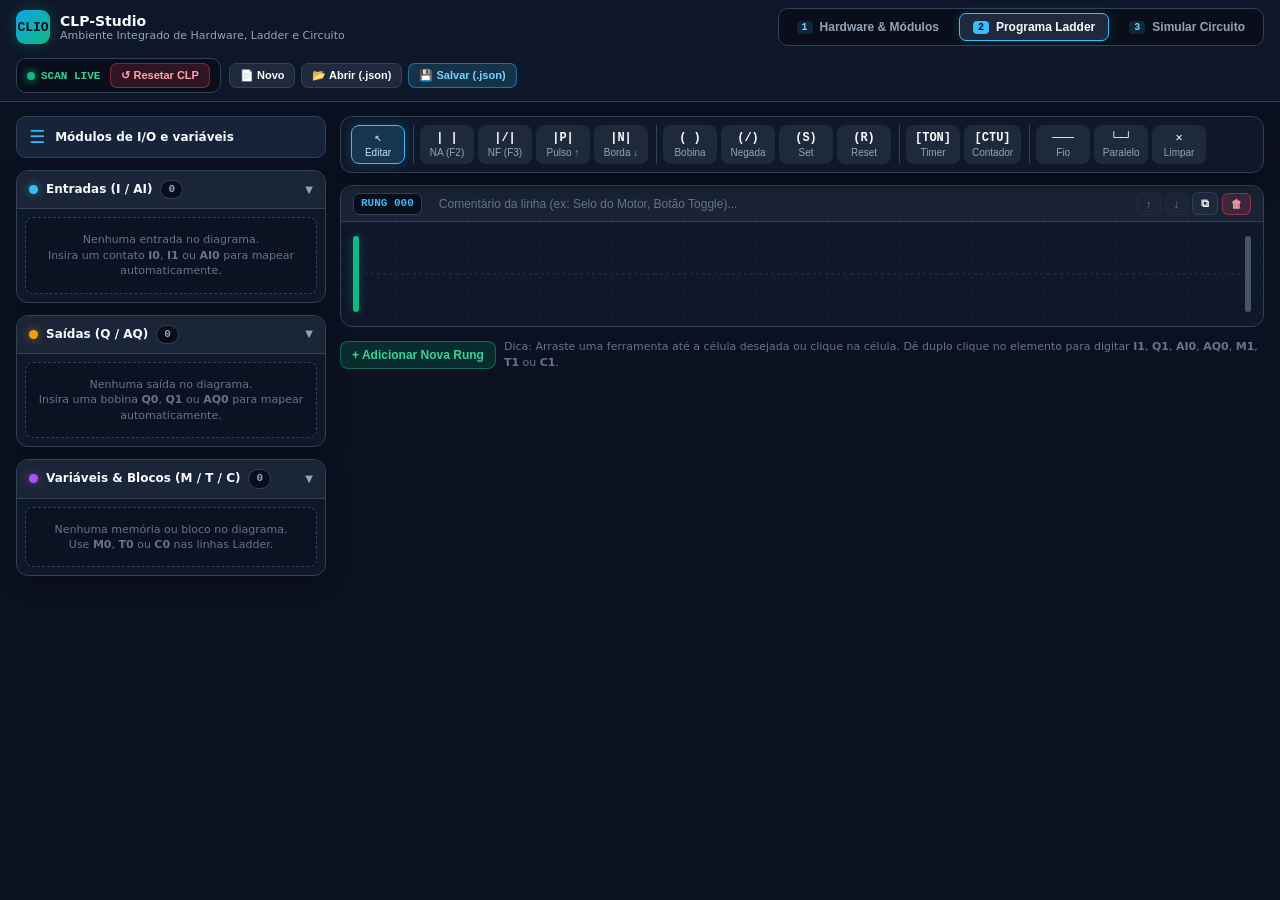
<file: index.html>
<!DOCTYPE html>
<html lang="pt-BR">

<head>
    <meta charset="UTF-8" />
    <meta name="viewport" content="width=device-width, initial-scale=1.0" />
    <title>CLP-Studio</title>
    <style>
        :root {
            --bg-app: #0b1120;
            --bg-panel: #0f172a;
            --bg-card: #1e293b;
            --bg-card-hover: #263349;
            --bg-input: #090e1a;
            --border-subtle: #334155;
            --border-strong: #475569;
            --text-primary: #f8fafc;
            --text-secondary: #94a3b8;
            --accent-emerald: #10b981;
            --accent-sky: #38bdf8;
            --accent-amber: #f59e0b;
            --accent-rose: #f43f5e;
            --font-sans: system-ui, -apple-system, BlinkMacSystemFont, "Segoe UI", Roboto, sans-serif;
            --font-mono: ui-monospace, SFMono-Regular, Menlo, Monaco, Consolas, "Liberation Mono", monospace;
        }

        * {
            box-sizing: border-box;
            margin: 0;
            padding: 0;
        }

        html,
        body {
            height: 100%;
            background-color: var(--bg-app);
            color: var(--text-primary);
            font-family: var(--font-sans);
            font-size: 13px;
            overflow: hidden;
        }

        .main-shell {
            display: flex;
            flex-direction: column;
            height: 100vh;
            width: 100vw;
        }

        .topbar {
            background: rgba(15, 23, 42, 0.96);
            border-bottom: 1px solid var(--border-subtle);
            padding: 8px 16px;
            display: flex;
            flex-wrap: wrap;
            align-items: center;
            justify-content: space-between;
            gap: 12px;
            flex-shrink: 0;
            z-index: 50;
        }

        .brand-group {
            display: flex;
            align-items: center;
            gap: 10px;
        }

        .brand-badge {
            width: 34px;
            height: 34px;
            border-radius: 9px;
            background: linear-gradient(135deg, #0ea5e9, #10b981);
            display: flex;
            align-items: center;
            justify-content: center;
            font-family: var(--font-mono);
            font-weight: 800;
            font-size: 13px;
            color: #041019;
            box-shadow: 0 0 14px rgba(16, 185, 129, 0.3);
            flex-shrink: 0;
        }

        .brand-title {
            font-weight: 700;
            font-size: 14px;
            display: flex;
            align-items: center;
            gap: 8px;
        }

        .offline-pill {
            font-family: var(--font-mono);
            font-size: 10px;
            font-weight: 700;
            padding: 2px 7px;
            border-radius: 999px;
            background: rgba(16, 185, 129, 0.14);
            color: #34d399;
            border: 1px solid rgba(16, 185, 129, 0.35);
        }

        .brand-sub {
            font-size: 11px;
            color: var(--text-secondary);
        }

        .nav-tabs {
            display: flex;
            align-items: center;
            gap: 6px;
            background: var(--bg-input);
            border: 1px solid var(--border-subtle);
            padding: 4px;
            border-radius: 10px;
        }

        .nav-tab {
            display: inline-flex;
            align-items: center;
            gap: 7px;
            padding: 6px 13px;
            border-radius: 7px;
            border: 1px solid transparent;
            background: transparent;
            color: var(--text-secondary);
            font-size: 12px;
            font-weight: 600;
            cursor: pointer;
            transition: all 0.14s ease;
            white-space: nowrap;
        }

        .nav-tab:hover {
            color: var(--text-primary);
            background: rgba(30, 41, 59, 0.7);
        }

        .nav-tab.active {
            background: var(--bg-card);
            color: var(--text-primary);
            border-color: var(--accent-sky);
            box-shadow: 0 0 12px rgba(56, 189, 248, 0.18);
        }

        .tab-step {
            font-family: var(--font-mono);
            font-size: 10px;
            font-weight: 800;
            padding: 1px 5px;
            border-radius: 4px;
            background: rgba(56, 189, 248, 0.15);
            color: #7dd3fc;
        }

        .nav-tab.active .tab-step {
            background: var(--accent-sky);
            color: #041019;
        }

        .right-controls {
            display: flex;
            flex-wrap: wrap;
            align-items: center;
            gap: 8px;
        }

        .live-reset-bar {
            display: flex;
            align-items: center;
            gap: 10px;
            background: var(--bg-input);
            border: 1px solid var(--border-subtle);
            border-radius: 10px;
            padding: 4px 10px;
        }

        .live-indicator {
            display: flex;
            align-items: center;
            gap: 6px;
            font-family: var(--font-mono);
            font-size: 11px;
            color: #34d399;
            font-weight: 700;
        }

        .pulse-dot {
            width: 8px;
            height: 8px;
            border-radius: 50%;
            background: #10b981;
            box-shadow: 0 0 8px #10b981;
            animation: pulseLive 1.5s infinite ease-in-out;
        }

        @keyframes pulseLive {

            0%,
            100% {
                opacity: 1;
                transform: scale(1);
            }

            50% {
                opacity: 0.45;
                transform: scale(0.88);
            }
        }

        .file-actions {
            display: flex;
            align-items: center;
            gap: 6px;
        }

        .btn {
            display: inline-flex;
            align-items: center;
            justify-content: center;
            gap: 6px;
            padding: 5px 10px;
            border-radius: 7px;
            border: 1px solid var(--border-subtle);
            background: var(--bg-card);
            color: var(--text-primary);
            font-size: 11px;
            font-weight: 600;
            cursor: pointer;
            transition: all 0.14s ease;
            white-space: nowrap;
        }

        .btn:hover {
            background: var(--bg-card-hover);
            border-color: var(--border-strong);
        }

        .btn-sky {
            background: rgba(56, 189, 248, 0.16);
            border-color: rgba(56, 189, 248, 0.45);
            color: #7dd3fc;
        }

        .btn-sky:hover {
            background: rgba(56, 189, 248, 0.25);
        }

        .btn-rose {
            background: rgba(244, 63, 94, 0.16);
            border-color: rgba(244, 63, 94, 0.45);
            color: #fda4af;
        }

        .btn-rose:hover {
            background: rgba(244, 63, 94, 0.28);
        }

        .screens-stage {
            position: relative;
            flex: 1;
            width: 100%;
            overflow: hidden;
            background: var(--bg-app);
        }

        .screen-frame {
            position: absolute;
            inset: 0;
            width: 100%;
            height: 100%;
            border: 0;
            display: none;
            background: var(--bg-app);
        }

        .screen-frame.active {
            display: block;
        }

        .toast {
            position: fixed;
            bottom: 18px;
            left: 50%;
            transform: translateX(-50%) translateY(20px);
            background: #1e293b;
            border: 1px solid var(--accent-emerald);
            color: #f8fafc;
            padding: 8px 14px;
            border-radius: 999px;
            font-size: 12px;
            font-weight: 600;
            opacity: 0;
            pointer-events: none;
            transition: all 0.2s ease;
            z-index: 200;
            box-shadow: 0 10px 25px rgba(0, 0, 0, 0.45);
        }

        .toast.show {
            opacity: 1;
            transform: translateX(-50%) translateY(0);
        }
    </style>
</head>

<body>
    <div class="main-shell">
        <header class="topbar">
            <div class="brand-group">
                <div class="brand-badge">CLIO</div>
                <div>
                    <div class="brand-title">
                        CLP-Studio
                        
                    </div>
                    <div class="brand-sub">Ambiente Integrado de Hardware, Ladder e Circuito</div>
                </div>
            </div>

            <nav class="nav-tabs" aria-label="Navegação entre telas">
                <button type="button" class="nav-tab" data-target-screen="describe">
                    <span class="tab-step">1</span>
                    <span>Hardware &amp; Módulos</span>
                </button>
                <button type="button" class="nav-tab active" data-target-screen="program">
                    <span class="tab-step">2</span>
                    <span>Programa Ladder</span>
                </button>
                <button type="button" class="nav-tab" data-target-screen="simulate">
                    <span class="tab-step">3</span>
                    <span>Simular Circuito</span>
                </button>
            </nav>

            <div class="right-controls">
                <div class="live-reset-bar">
                    <div class="live-indicator" title="Ciclo de varredura do CLP ativo">
                        <span class="pulse-dot"></span>
                        <span>SCAN LIVE</span>
                    </div>
                    <button type="button" id="btnResetPlc" class="btn btn-rose"
                        title="Zerar estados do CLP e da simulação">
                        ↺ Resetar CLP
                    </button>
                </div>

                <div class="file-actions">
                    <button type="button" id="btnNewProject" class="btn" title="Iniciar projeto em branco">
                        📄 Novo
                    </button>
                    <button type="button" id="btnOpenJson" class="btn" title="Abrir arquivo (.json)">
                        📂 Abrir (.json)
                    </button>
                    <button type="button" id="btnSaveJson" class="btn btn-sky" title="Salvar projeto completo (.json)">
                        💾 Salvar (.json)
                    </button>
                    <input type="file" id="fileInputJson" accept=".json" style="display:none" />
                </div>
            </div>
        </header>

        <main class="screens-stage">
            <iframe id="frameDescribe" class="screen-frame" src="telas/describe/tela_describe.html"
                title="Descrição de Hardware"></iframe>
            <iframe id="frameProgram" class="screen-frame active" src="telas/program/tela_program.html"
                title="Programa Ladder"></iframe>
            <iframe id="frameSimulate" class="screen-frame" src="telas/simulate/tela_simulate.html"
                title="Simulação de Circuito"></iframe>
        </main>
    </div>

    <div id="toast" class="toast"></div>

    <script>
        (function () {
            'use strict';

            const frames = {
                describe: document.getElementById('frameDescribe'),
                program: document.getElementById('frameProgram'),
                simulate: document.getElementById('frameSimulate')
            };

            const centralState = {
                activeScreen: 'program',
                hardware: {
                    mode: 'adaptive',
                    cpu: {
                        model: 'CLP Modular Adaptativo',
                        power: '24V DC',
                        di: 8,
                        do: 6,
                        ai: 0,
                        ao: 0,
                        maxModules: 7
                    },
                    modules: []
                },
                program: {
                    rungs: [],
                    tags: {},
                    mapped: { inputs: [], outputs: [], vars: [], digitalInputs: [], digitalOutputs: [], analogInputs: [], analogOutputs: [] },
                    bits: {},
                    timers: {},
                    counters: {}
                },
                circuit: {
                    components: [],
                    wires: []
                }
            };

            function showToast(msg) {
                const el = document.getElementById('toast');
                el.textContent = msg;
                el.classList.add('show');
                clearTimeout(el._timer);
                el._timer = setTimeout(() => el.classList.remove('show'), 2300);
            }

            function sendToFrame(frameEl, message) {
                if (frameEl && frameEl.contentWindow) {
                    frameEl.contentWindow.postMessage(message, '*');
                }
            }

            function broadcast(message, excludeWindow = null) {
                Object.values(frames).forEach(frameEl => {
                    if (frameEl.contentWindow && frameEl.contentWindow !== excludeWindow) {
                        frameEl.contentWindow.postMessage(message, '*');
                    }
                });
            }

            function switchScreen(screenKey) {
                if (!frames[screenKey]) return;
                centralState.activeScreen = screenKey;

                document.querySelectorAll('.nav-tab').forEach(btn => {
                    btn.classList.toggle('active', btn.dataset.targetScreen === screenKey);
                });

                Object.entries(frames).forEach(([key, frameEl]) => {
                    frameEl.classList.toggle('active', key === screenKey);
                });

                sendToFrame(frames[screenKey], {
                    type: 'PROGRAM_STATE_SYNC',
                    payload: centralState.program
                });
                sendToFrame(frames[screenKey], {
                    type: 'HARDWARE_STATE_SYNC',
                    payload: centralState.hardware
                });
            }

            document.querySelectorAll('.nav-tab').forEach(btn => {
                btn.addEventListener('click', () => {
                    switchScreen(btn.dataset.targetScreen);
                });
            });

            document.getElementById('btnResetPlc').addEventListener('click', () => {
                broadcast({ type: 'CMD_RESET_PLC' });
                showToast('CLP resetado em todas as telas.');
            });

            document.getElementById('btnNewProject').addEventListener('click', () => {
                broadcast({ type: 'CMD_NEW_PROJECT' });
                showToast('Novo projeto em branco iniciado.');
            });

            document.getElementById('btnSaveJson').addEventListener('click', () => {
                const payload = {
                    app: 'CLPStudio',
                    version: 3,
                    createdAt: new Date().toISOString(),
                    hardware: centralState.hardware,
                    rungs: centralState.program.rungs,
                    tags: centralState.program.tags,
                    circuit: centralState.circuit
                };
                const blob = new Blob([JSON.stringify(payload, null, 2)], { type: 'application/json' });
                const url = URL.createObjectURL(blob);
                const a = document.createElement('a');
                a.href = url;
                a.download = 'projeto-clp.json';
                a.click();
                URL.revokeObjectURL(url);
                showToast('Projeto salvo em projeto-clp.json');
            });

            const fileInput = document.getElementById('fileInputJson');
            document.getElementById('btnOpenJson').addEventListener('click', () => fileInput.click());
            fileInput.addEventListener('change', (e) => {
                const file = e.target.files?.[0];
                if (!file) return;
                const reader = new FileReader();
                reader.onload = (ev) => {
                    try {
                        const data = JSON.parse(ev.target.result);
                        if (!Array.isArray(data.rungs)) throw new Error('Formato inválido');

                        if (data.hardware) {
                            centralState.hardware = { ...centralState.hardware, ...data.hardware };
                            sendToFrame(frames.describe, { type: 'LOAD_HARDWARE_DATA', payload: centralState.hardware });
                            sendToFrame(frames.program, { type: 'HARDWARE_STATE_SYNC', payload: centralState.hardware });
                            sendToFrame(frames.simulate, { type: 'HARDWARE_STATE_SYNC', payload: centralState.hardware });
                        }
                        sendToFrame(frames.program, {
                            type: 'LOAD_PROGRAM_DATA',
                            payload: { rungs: data.rungs, tags: data.tags || {} }
                        });
                        if (data.circuit) {
                            centralState.circuit = data.circuit;
                            sendToFrame(frames.simulate, { type: 'LOAD_CIRCUIT_DATA', payload: data.circuit });
                        }
                        showToast('Projeto carregado com sucesso!');
                    } catch (err) {
                        showToast('Erro ao abrir o arquivo JSON.');
                    }
                };
                reader.readAsText(file);
                e.target.value = '';
            });

            window.addEventListener('message', (e) => {
                const msg = e.data;
                if (!msg || typeof msg !== 'object') return;

                if (msg.type === 'PROGRAM_STATE_SYNC') {
                    centralState.program = { ...centralState.program, ...msg.payload };
                    broadcast({ type: 'PROGRAM_STATE_SYNC', payload: centralState.program }, e.source);
                } else if (msg.type === 'HARDWARE_STATE_SYNC') {
                    centralState.hardware = { ...centralState.hardware, ...msg.payload };
                    broadcast({ type: 'HARDWARE_STATE_SYNC', payload: centralState.hardware }, e.source);
                } else if (msg.type === 'CIRCUIT_STATE_SYNC') {
                    centralState.circuit = { ...centralState.circuit, ...msg.payload };
                    broadcast({ type: 'CIRCUIT_STATE_SYNC', payload: centralState.circuit }, e.source);
                } else if (msg.type === 'EXTERNAL_INPUT_STATE') {
                    sendToFrame(frames.program, msg);
                } else if (msg.type === 'REQUEST_INITIAL_SYNC') {
                    sendToFrame(frames.program, { type: 'REQUEST_SYNC' });
                    if (e.source) {
                        e.source.postMessage({ type: 'PROGRAM_STATE_SYNC', payload: centralState.program }, '*');
                        e.source.postMessage({ type: 'HARDWARE_STATE_SYNC', payload: centralState.hardware }, '*');
                    }
                } else if (msg.type === 'NAVIGATE_SCREEN') {
                    switchScreen(msg.screen);
                }
            });
        })();
    </script>
</body>

</html>
</file>
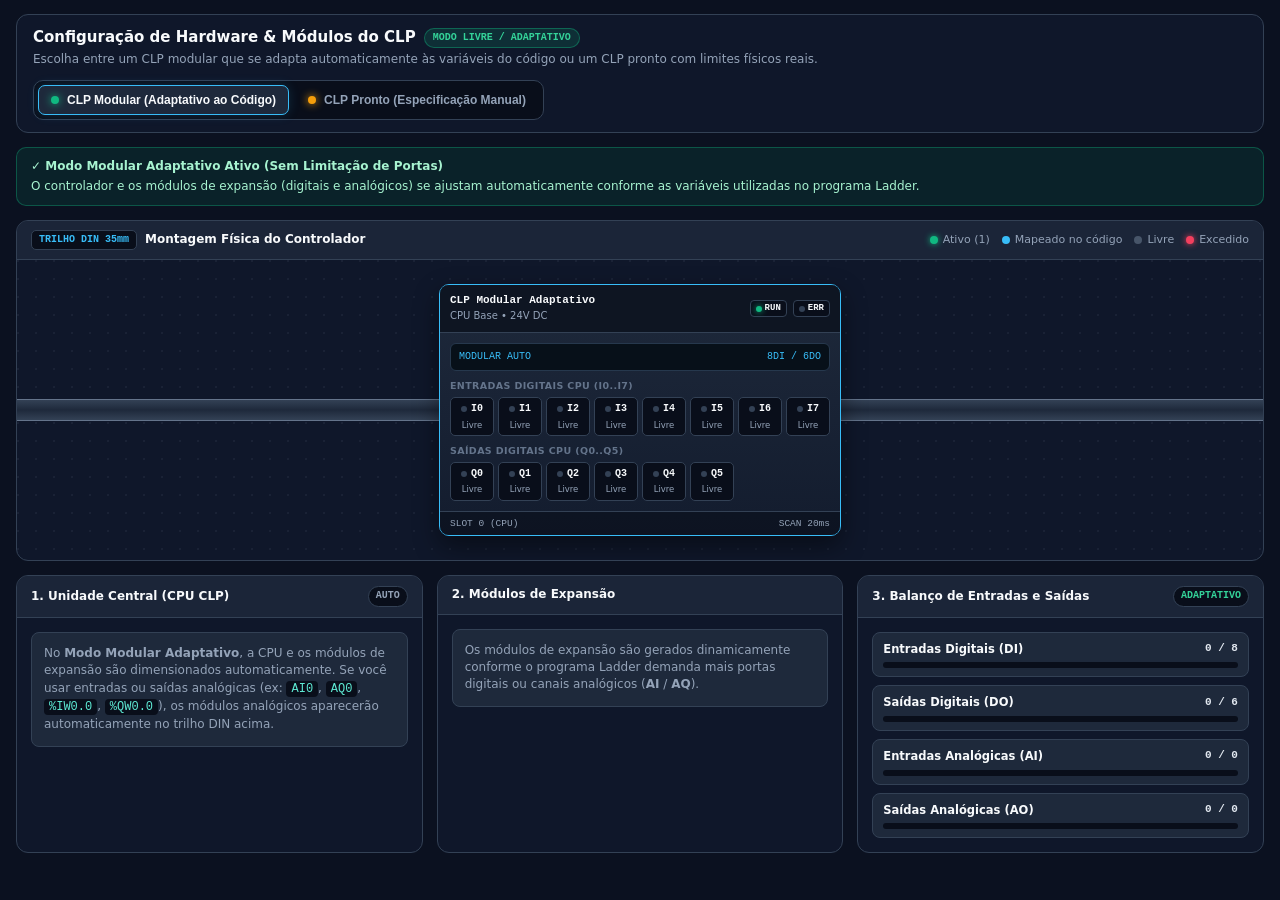
<file: telas/describe/tela_describe.html>
<!DOCTYPE html>
<html lang="pt-BR">

<head>
    <meta charset="UTF-8" />
    <meta name="viewport" content="width=device-width, initial-scale=1.0" />
    <title>TwidoLadder Studio — Hardware &amp; Módulos</title>
    <link rel="stylesheet" href="describe.css" />
</head>

<body>
    <div class="describe-shell">
        <!-- CABEÇALHO E SELETOR DE MODO DO CLP -->
        <header class="hw-topbar">
            <div>
                <div class="hw-title">
                    Configuração de Hardware &amp; Módulos do CLP
                    <span id="modeHeaderBadge" class="mode-badge badge-adaptive">MODO LIVRE / ADAPTATIVO</span>
                </div>
                <div class="hw-subtitle">
                    Escolha entre um CLP modular que se adapta automaticamente às variáveis do código ou um CLP pronto
                    com limites físicos reais.
                </div>
            </div>

            <div class="mode-switcher" role="group" aria-label="Modo de operação do CLP">
                <button type="button" class="mode-btn active" data-hw-mode="adaptive">
                    <span class="mode-dot dot-adaptive"></span>
                    <span>CLP Modular (Adaptativo ao Código)</span>
                </button>
                <button type="button" class="mode-btn" data-hw-mode="fixed">
                    <span class="mode-dot dot-fixed"></span>
                    <span>CLP Pronto (Especificação Manual)</span>
                </button>
            </div>
        </header>

        <!-- BANNER DE DIAGNÓSTICO DE LIMITAÇÕES -->
        <div id="hwDiagnosticBanner" class="diag-banner diag-ok">
            <div class="diag-content">
                <strong id="diagTitle">✓ Modo Modular Adaptativo Ativo</strong>
                <span id="diagDesc">O CLP e seus módulos de expansão digitais e analógicos se ajustam automaticamente ao
                    código Ladder sem restrições de portas.</span>
            </div>
        </div>

        <!-- FIGURA CENTRAL DO CLP NO TRILHO DIN -->
        <section class="rack-showcase-card" aria-label="Representação visual do CLP e módulos">
            <div class="rack-header">
                <div class="rack-header-left">
                    <span class="rack-tag">TRILHO DIN 35mm</span>
                    <span id="rackSummaryTitle" class="rack-summary-text">Montagem Física do Controlador</span>
                </div>
                <div class="rack-legend">
                    <span><i class="leg-dot led-on"></i> Ativo (1)</span>
                    <span><i class="leg-dot led-mapped"></i> Mapeado no código</span>
                    <span><i class="leg-dot led-spare"></i> Livre</span>
                    <span><i class="leg-dot led-over"></i> Excedido</span>
                </div>
            </div>

            <div class="din-rail-viewport">
                <div class="din-rail-bar"></div>
                <div id="plcRackContainer" class="plc-rack-row"></div>
            </div>
        </section>

        <!-- PAINÉIS DE CONFIGURAÇÃO: CPU + EXPANSÕES + TABELA DE CAPACIDADE -->
        <section class="config-grid">
            <!-- 1. ESPECIFICAÇÕES DA CPU -->
            <div class="cfg-card">
                <div class="cfg-card-header">
                    <span>1. Unidade Central (CPU CLP)</span>
                    <span id="cpuModeTag" class="mini-pill">AUTO</span>
                </div>
                <div class="cfg-card-body">
                    <div id="adaptiveCpuNotice" class="info-callout">
                        No <strong>Modo Modular Adaptativo</strong>, a CPU e os módulos de expansão são dimensionados
                        automaticamente. Se você usar entradas ou saídas analógicas (ex: <code>AI0</code>,
                        <code>AQ0</code>, <code>%IW0.0</code>, <code>%QW0.0</code>), os módulos analógicos aparecerão
                        automaticamente no trilho DIN acima.
                    </div>

                    <div id="fixedCpuForm" class="cpu-form-wrap" style="display: none;">
                        <div class="field-row">
                            <label for="cpuPresetSelect">Modelo Pré-definido (ou Personalizado)</label>
                            <select id="cpuPresetSelect" class="ctrl-input">
                                <option value="custom">Personalizado (Manual)</option>
                                <option value="compact_14">CLP Compacto 14 I/O (8 DI / 6 DO)</option>
                                <option value="mid_20_ai">CLP Intermediário 20 I/O + Analógica (12 DI / 8 DO / 2 AI)
                                </option>
                                <option value="adv_40_aio">CLP Avançado 40 I/O + Analógica (24 DI / 16 DO / 2 AI / 2 AO)
                                </option>
                            </select>
                        </div>

                        <div class="field-grid-2">
                            <div>
                                <label for="cpuModelInput">Nome / Modelo da CPU</label>
                                <input type="text" id="cpuModelInput" class="ctrl-input" value="CLP Pronto 24V DC" />
                            </div>
                            <div>
                                <label for="cpuPowerInput">Alimentação</label>
                                <select id="cpuPowerInput" class="ctrl-input">
                                    <option value="24V DC">24V DC</option>
                                    <option value="110/220V AC">110/220V AC</option>
                                    <option value="12V DC">12V DC</option>
                                </select>
                            </div>
                        </div>

                        <div class="field-grid-4">
                            <div>
                                <label for="cpuDiInput">Entradas DI</label>
                                <input type="number" id="cpuDiInput" class="ctrl-input mono" min="0" max="64"
                                    value="8" />
                            </div>
                            <div>
                                <label for="cpuDoInput">Saídas DO</label>
                                <input type="number" id="cpuDoInput" class="ctrl-input mono" min="0" max="64"
                                    value="6" />
                            </div>
                            <div>
                                <label for="cpuAiInput">Entr. AI</label>
                                <input type="number" id="cpuAiInput" class="ctrl-input mono" min="0" max="32"
                                    value="0" />
                            </div>
                            <div>
                                <label for="cpuAoInput">Saíd. AO</label>
                                <input type="number" id="cpuAoInput" class="ctrl-input mono" min="0" max="32"
                                    value="0" />
                            </div>
                        </div>

                        <div class="field-row">
                            <label for="cpuMaxModInput">Limite Máximo de Módulos de Expansão</label>
                            <input type="number" id="cpuMaxModInput" class="ctrl-input mono" min="0" max="16"
                                value="7" />
                        </div>
                    </div>
                </div>
            </div>

            <!-- 2. MÓDULOS DE EXPANSÃO -->
            <div class="cfg-card">
                <div class="cfg-card-header">
                    <span>2. Módulos de Expansão</span>
                    <button type="button" id="btnOpenAddModule" class="btn btn-sky btn-sm" style="display: none;">
                        + Adicionar Módulo
                    </button>
                </div>
                <div class="cfg-card-body">
                    <div id="adaptiveModulesNotice" class="info-callout">
                        Os módulos de expansão são gerados dinamicamente conforme o programa Ladder demanda mais portas
                        digitais ou canais analógicos (<strong>AI</strong> / <strong>AQ</strong>).
                    </div>

                    <div id="fixedModulesArea" style="display: none;">
                        <div id="modulesListContainer" class="modules-list"></div>
                    </div>
                </div>
            </div>

            <!-- 3. BALANÇO DE PORTAS (PROGRAMA VS HARDWARE) -->
            <div class="cfg-card">
                <div class="cfg-card-header">
                    <span>3. Balanço de Entradas e Saídas</span>
                    <span id="balanceStatusPill" class="mini-pill">OK</span>
                </div>
                <div class="cfg-card-body">
                    <div id="capacityTableContainer" class="capacity-list"></div>
                </div>
            </div>
        </section>
    </div>

    <!-- MODAL PARA ADICIONAR MÓDULO DE EXPANSÃO -->
    <div id="addModuleModal" class="modal-backdrop" role="dialog" aria-modal="true">
        <div class="modal-box">
            <div class="modal-title">
                <span>Adicionar Módulo de Expansão</span>
                <button type="button" id="btnCloseModModal" class="btn btn-sm">✕</button>
            </div>

            <div class="field-row">
                <label for="modPresetSelect">Tipo de Cartão de Expansão</label>
                <select id="modPresetSelect" class="ctrl-input">
                    <option value="di_8">Expansão Digital — 8 Entradas (8 DI)</option>
                    <option value="do_8">Expansão Digital — 8 Saídas (8 DO)</option>
                    <option value="dio_8">Expansão Digital Mista — 4 DI / 4 DO</option>
                    <option value="ai_2">Expansão Analógica — 2 Entradas (2 AI)</option>
                    <option value="ao_2">Expansão Analógica — 2 Saídas (2 AO)</option>
                    <option value="aio_3">Expansão Analógica Mista — 2 AI / 1 AO</option>
                    <option value="custom">Módulo Personalizado (Manual)</option>
                </select>
            </div>

            <div class="field-row">
                <label for="modNameInput">Nome / Referência do Módulo</label>
                <input type="text" id="modNameInput" class="ctrl-input" value="Expansão 8 DI" />
            </div>

            <div class="field-grid-4">
                <div>
                    <label for="modDiInput">DI</label>
                    <input type="number" id="modDiInput" class="ctrl-input mono" min="0" max="32" value="8" />
                </div>
                <div>
                    <label for="modDoInput">DO</label>
                    <input type="number" id="modDoInput" class="ctrl-input mono" min="0" max="32" value="0" />
                </div>
                <div>
                    <label for="modAiInput">AI</label>
                    <input type="number" id="modAiInput" class="ctrl-input mono" min="0" max="16" value="0" />
                </div>
                <div>
                    <label for="modAoInput">AO</label>
                    <input type="number" id="modAoInput" class="ctrl-input mono" min="0" max="16" value="0" />
                </div>
            </div>

            <div class="modal-footer">
                <button type="button" id="btnCancelModModal" class="btn btn-sm">Cancelar</button>
                <button type="button" id="btnConfirmAddModule" class="btn btn-emerald btn-sm">+ Inserir no
                    Trilho</button>
            </div>
        </div>
    </div>

    <script src="js/describe_state.js"></script>
    <script src="js/describe_render.js"></script>
    <script src="js/describe_editor.js"></script>
</body>

</html>
</file>
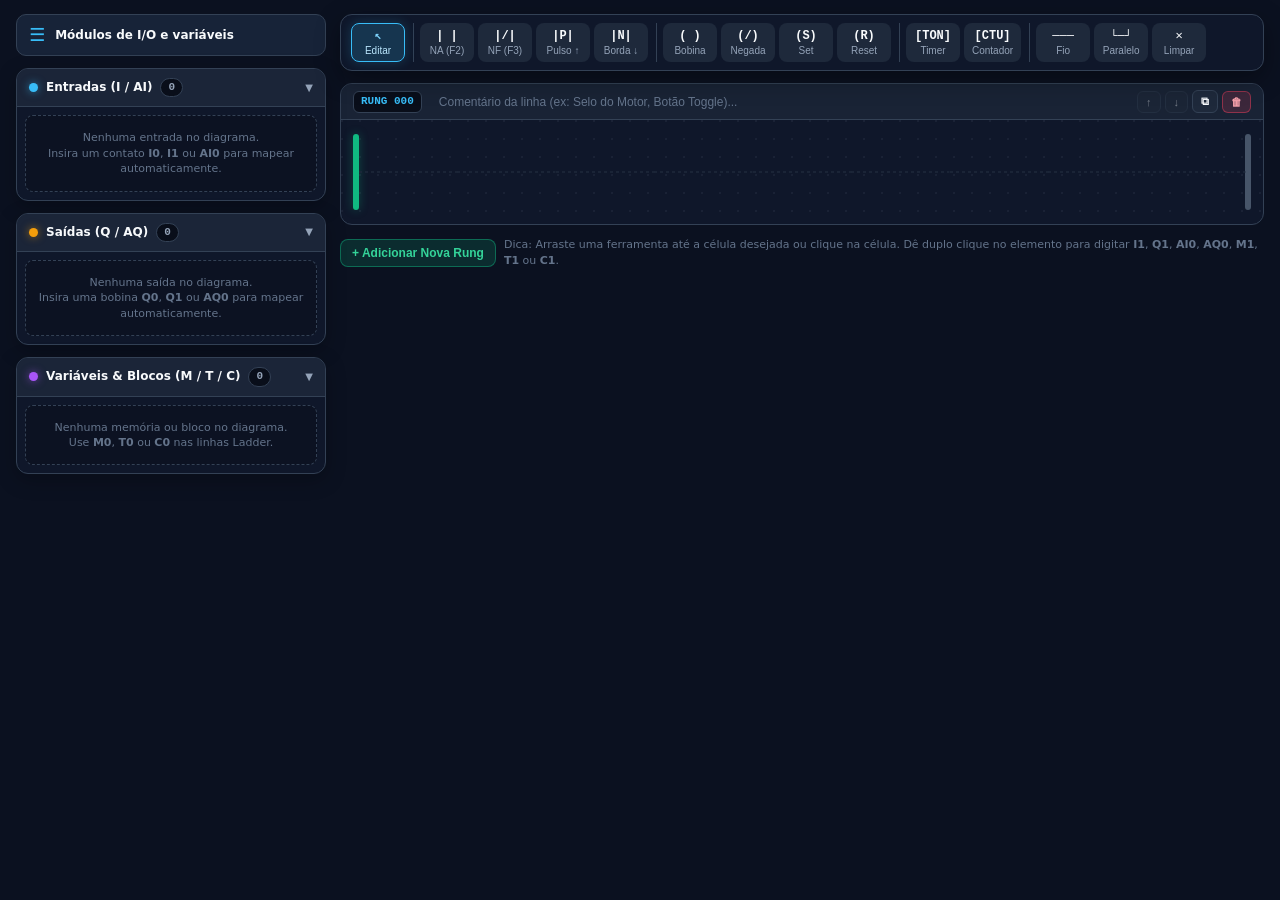
<file: telas/program/tela_program.html>
<!DOCTYPE html>
<html lang="pt-BR">

<head>
    <meta charset="UTF-8" />
    <meta name="viewport" content="width=device-width, initial-scale=1.0" />
    <title>TwidoLadder Studio — Programa Ladder</title>
    <link rel="stylesheet" href="program.css" />
</head>

<body>
    <div class="app-shell">
        <!-- ÁREA PRINCIPAL: MÓDULOS I/O (ESQUERDA) + EDITOR LADDER (DIREITA) -->
        <main class="workspace-grid">
            <aside class="sidebar-modular" aria-label="Módulos de Variáveis e I/O">
                <button type="button" class="sidebar-toggle" id="btnToggleSidebar" aria-expanded="true"
                    aria-label="Recolher barra de módulos" title="Recolher/expandir módulos">
                    <span class="sidebar-toggle-icon">☰</span><span class="sidebar-toggle-label">Módulos de I/O e
                        variáveis</span>
                </button>

                <!-- MÓDULO 1: ENTRADAS (I / AI) -->
                <div class="module-card" id="modInputs">
                    <div class="module-header" data-toggle-module="modInputs">
                        <div class="module-title-left">
                            <span class="module-dot"
                                style="background: var(--accent-sky); box-shadow: 0 0 8px rgba(56,189,248,0.6);"></span>
                            <span>Entradas (I / AI)</span>
                            <span class="module-count" id="countInputs">0</span>
                        </div>
                        <span class="module-chevron">▼</span>
                    </div>
                    <div class="module-body" id="bodyInputs">
                        <div class="empty-module-hint">
                            Nenhuma entrada no diagrama.<br />Insira um contato <strong>I0</strong>, <strong>I1</strong>
                            ou <strong>AI0</strong> para mapear automaticamente.
                        </div>
                    </div>
                </div>

                <!-- MÓDULO 2: SAÍDAS (Q / AQ) -->
                <div class="module-card" id="modOutputs">
                    <div class="module-header" data-toggle-module="modOutputs">
                        <div class="module-title-left">
                            <span class="module-dot"
                                style="background: var(--accent-amber); box-shadow: 0 0 8px rgba(245,158,11,0.6);"></span>
                            <span>Saídas (Q / AQ)</span>
                            <span class="module-count" id="countOutputs">0</span>
                        </div>
                        <span class="module-chevron">▼</span>
                    </div>
                    <div class="module-body" id="bodyOutputs">
                        <div class="empty-module-hint">
                            Nenhuma saída no diagrama.<br />Insira uma bobina <strong>Q0</strong>, <strong>Q1</strong>
                            ou <strong>AQ0</strong> para mapear automaticamente.
                        </div>
                    </div>
                </div>

                <!-- MÓDULO 3: VARIÁVEIS, MEMÓRIAS & BLOCOS (M, T, C) -->
                <div class="module-card" id="modVars">
                    <div class="module-header" data-toggle-module="modVars">
                        <div class="module-title-left">
                            <span class="module-dot"
                                style="background: var(--accent-purple); box-shadow: 0 0 8px rgba(168,85,247,0.6);"></span>
                            <span>Variáveis &amp; Blocos (M / T / C)</span>
                            <span class="module-count" id="countVars">0</span>
                        </div>
                        <span class="module-chevron">▼</span>
                    </div>
                    <div class="module-body" id="bodyVars">
                        <div class="empty-module-hint">
                            Nenhuma memória ou bloco no diagrama.<br />Use <strong>M0</strong>, <strong>T0</strong> ou
                            <strong>C0</strong> nas linhas Ladder.
                        </div>
                    </div>
                </div>
            </aside>

            <section>
                <div class="ladder-toolbar-card" role="toolbar" aria-label="Instruções Ladder">
                    <div class="tool-group">
                        <button type="button" class="tool-btn active" data-tool="SELECT"
                            title="Selecionar / Editar célula (Esc)">
                            <span class="tool-sym">↖</span>
                            <span class="tool-lbl">Editar</span>
                        </button>
                    </div>

                    <div class="tool-group">
                        <button type="button" class="tool-btn" data-tool="NO" title="Contato Normalmente Aberto (F2)">
                            <span class="tool-sym">| |</span>
                            <span class="tool-lbl">NA (F2)</span>
                        </button>
                        <button type="button" class="tool-btn" data-tool="NC" title="Contato Normalmente Fechado (F3)">
                            <span class="tool-sym">|/|</span>
                            <span class="tool-lbl">NF (F3)</span>
                        </button>
                        <button type="button" class="tool-btn" data-tool="P"
                            title="Detector de Borda de Subida / Pulso (F4)">
                            <span class="tool-sym">|P|</span>
                            <span class="tool-lbl">Pulso ↑</span>
                        </button>
                        <button type="button" class="tool-btn" data-tool="N" title="Detector de Borda de Descida (F5)">
                            <span class="tool-sym">|N|</span>
                            <span class="tool-lbl">Borda ↓</span>
                        </button>
                    </div>

                    <div class="tool-group">
                        <button type="button" class="tool-btn" data-tool="COIL" title="Bobina Direta (F6)">
                            <span class="tool-sym">( )</span>
                            <span class="tool-lbl">Bobina</span>
                        </button>
                        <button type="button" class="tool-btn" data-tool="COIL_NC" title="Bobina Negada (F7)">
                            <span class="tool-sym">(/)</span>
                            <span class="tool-lbl">Negada</span>
                        </button>
                        <button type="button" class="tool-btn" data-tool="SET" title="Bobina Set / Travar em 1 (F8)">
                            <span class="tool-sym">(S)</span>
                            <span class="tool-lbl">Set</span>
                        </button>
                        <button type="button" class="tool-btn" data-tool="RESET"
                            title="Bobina Reset / Destravar para 0 (F9)">
                            <span class="tool-sym">(R)</span>
                            <span class="tool-lbl">Reset</span>
                        </button>
                    </div>

                    <div class="tool-group">
                        <button type="button" class="tool-btn" data-tool="TON"
                            title="Temporizador On-Delay (T0, T1...)">
                            <span class="tool-sym">[TON]</span>
                            <span class="tool-lbl">Timer</span>
                        </button>
                        <button type="button" class="tool-btn" data-tool="CTU" title="Contador Crescente (C0, C1...)">
                            <span class="tool-sym">[CTU]</span>
                            <span class="tool-lbl">Contador</span>
                        </button>
                    </div>

                    <div class="tool-group">
                        <button type="button" class="tool-btn" data-tool="WIRE" title="Fio Horizontal de Ligação">
                            <span class="tool-sym">───</span>
                            <span class="tool-lbl">Fio</span>
                        </button>
                        <button type="button" class="tool-btn" data-tool="BRANCH"
                            title="Adicionar Derivação Paralela em U (OR) abaixo da célula">
                            <span class="tool-sym">└─┘</span>
                            <span class="tool-lbl">Paralelo</span>
                        </button>
                        <button type="button" class="tool-btn" data-tool="DELETE"
                            title="Apagar elemento ou ramo da célula (Del)">
                            <span class="tool-sym">✕</span>
                            <span class="tool-lbl">Limpar</span>
                        </button>
                    </div>
                </div>

                <!-- AVISO DE LIMITAÇÃO DE HARDWARE (APARECE NO MODO CLP PRONTO SE EXCEDER PORTAS) -->
                <div id="hwLimitBanner" class="hw-limit-banner" style="display: none;" role="alert">
                    <div class="hw-limit-info">
                        <div class="hw-limit-title">⚠ Limitação de Hardware do CLP Atingida</div>
                        <div id="hwLimitDetails" class="hw-limit-desc"></div>
                    </div>
                    <button type="button" id="btnGoHardwareConfig" class="btn btn-rose btn-sm">
                        ⚙ Ajustar CLP / Expansões
                    </button>
                </div>

                <!-- Lista Dinâmica de Rungs -->
                <div id="rungsContainer" class="rungs-container"></div>

                <div style="margin-top: 12px; display: flex; gap: 8px; align-items: center;">
                    <button type="button" id="btnAddRung" class="btn btn-emerald">
                        + Adicionar Nova Rung
                    </button>
                    <span style="font-size: 11px; color: var(--text-muted);">
                        Dica: Arraste uma ferramenta até a célula desejada ou clique na célula. Dê duplo clique no
                        elemento para digitar <strong>I1</strong>, <strong>Q1</strong>, <strong>AI0</strong>,
                        <strong>AQ0</strong>, <strong>M1</strong>, <strong>T1</strong> ou <strong>C1</strong>.
                    </span>
                </div>
            </section>
        </main>
    </div>

    <!-- MODAL DE EDIÇÃO DE ENDEREÇO / TAG / PRESET -->
    <div id="editModalBackdrop" class="modal-backdrop" role="dialog" aria-modal="true">
        <div class="modal-box">
            <div class="modal-title">
                <span id="modalTitleText">Configurar Elemento</span>
                <button type="button" id="btnCloseModal" class="btn btn-sm">✕</button>
            </div>

            <div class="form-field">
                <label for="inputAddr">Endereço (ex: I1, Q1, AI0, AQ0, M1, T0, C0)</label>
                <input type="text" id="inputAddr" class="form-input" autocomplete="off" placeholder="I0" />
                <div id="quickChipsContainer" class="quick-chips"></div>
            </div>

            <div class="form-field">
                <label for="inputTag">Nome / Apelido (Tag opcional)</label>
                <input type="text" id="inputTag" class="form-input" style="font-family: var(--font-sans);"
                    placeholder="Ex: Botão Liga, Motor Principal..." />
            </div>

            <div class="form-field" id="presetFieldGroup" style="display: none;">
                <label for="inputPreset" id="presetFieldLabel">Preset (Tempo em ms ou Contagem)</label>
                <input type="number" id="inputPreset" class="form-input" min="1" step="100" value="2000" />
            </div>

            <div class="modal-footer">
                <button type="button" id="btnDeleteFromModal" class="btn btn-rose btn-sm" style="margin-right: auto;">
                    🗑 Remover
                </button>
                <button type="button" id="btnCancelModal" class="btn btn-sm">Cancelar</button>
                <button type="button" id="btnSaveModal" class="btn btn-emerald btn-sm">Aplicar (Enter)</button>
            </div>
        </div>
    </div>

    <div id="toast" class="toast"></div>

    <script src="js/program_state.js"></script>
    <script src="js/program_engine.js"></script>
    <script src="js/program_render.js"></script>
    <script src="js/program_editor.js"></script>
</body>

</html>
</file>
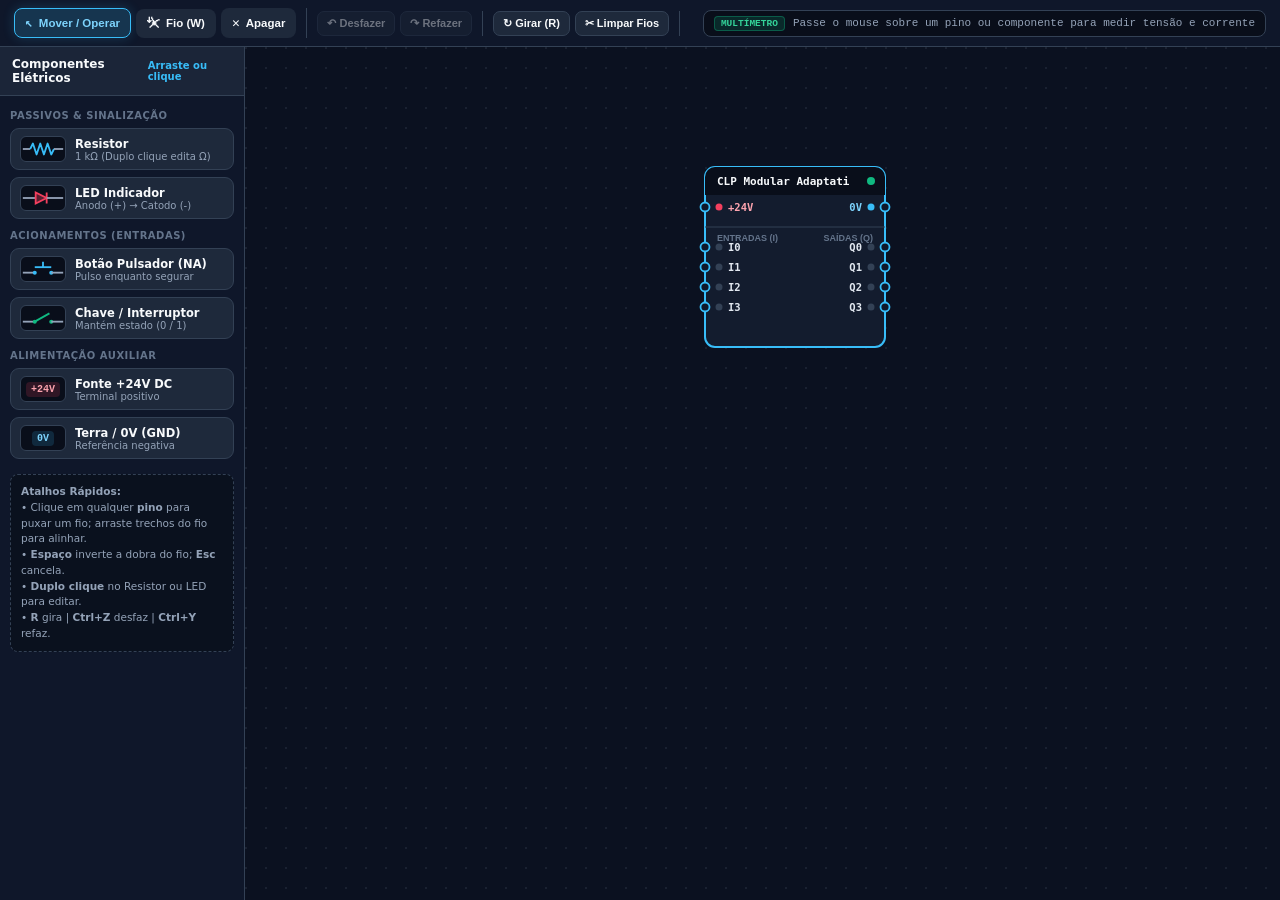
<file: telas/simulate/tela_simulate.html>
<!DOCTYPE html>
<html lang="pt-BR">

<head>
    <meta charset="UTF-8" />
    <meta name="viewport" content="width=device-width, initial-scale=1.0" />
    <title>TwidoLadder Studio — Simulação de Circuito</title>
    <link rel="stylesheet" href="simulate.css" />
</head>

<body>
    <div class="sim-shell">
        <!-- BARRA DE FERRAMENTAS SUPERIOR -->
        <header class="sim-toolbar" role="toolbar" aria-label="Ferramentas do Simulador">
            <div class="tool-group">
                <button type="button" class="tool-btn active" data-sim-tool="SELECT"
                    title="Selecionar / Mover / Interagir (Esc)">
                    <span class="tool-sym">↖</span>
                    <span class="tool-lbl">Mover / Operar</span>
                </button>
                <button type="button" class="tool-btn" data-sim-tool="WIRE" title="Desenhar Fio Elétrico (W)">
                    <span class="tool-sym">⏧</span>
                    <span class="tool-lbl">Fio (W)</span>
                </button>
                <button type="button" class="tool-btn" data-sim-tool="DELETE" title="Apagar Componente ou Fio (Del)">
                    <span class="tool-sym">✕</span>
                    <span class="tool-lbl">Apagar</span>
                </button>
            </div>

            <div class="tool-group">
                <button type="button" id="btnUndoSim" class="btn btn-sm" title="Desfazer última ação (Ctrl+Z)" disabled>
                    ↶ Desfazer
                </button>
                <button type="button" id="btnRedoSim" class="btn btn-sm" title="Refazer ação (Ctrl+Y)" disabled>
                    ↷ Refazer
                </button>
            </div>

            <div class="tool-group">
                <button type="button" id="btnRotateSelected" class="btn btn-sm"
                    title="Rotacionar componente selecionado (R)">
                    ↻ Girar (R)
                </button>
                <button type="button" id="btnClearWires" class="btn btn-sm" title="Remover todos os fios do circuito">
                    ✂ Limpar Fios
                </button>
            </div>

            <div class="probe-readout" id="probeReadout">
                <span class="probe-badge">MULTÍMETRO</span>
                <span id="probeText">Passe o mouse sobre um pino ou componente para medir tensão e corrente</span>
            </div>
        </header>

        <!-- WORKSPACE: BIBLIOTECA DE COMPONENTES (ESQUERDA) + BANCADA SVG (DIREITA) -->
        <main class="sim-workspace">
            <aside class="comp-library" aria-label="Biblioteca de Componentes">
                <div class="lib-header">
                    <span>Componentes Elétricos</span>
                    <span class="lib-hint">Arraste ou clique</span>
                </div>

                <div class="lib-body">
                    <div class="lib-section-title">Passivos &amp; Sinalização</div>

                    <div class="lib-item" draggable="true" data-comp-type="RESISTOR"
                        title="Arraste para a bancada ou clique e insira">
                        <div class="lib-icon">
                            <svg viewBox="0 0 48 24" width="44" height="22">
                                <line x1="2" y1="12" x2="10" y2="12" stroke="#94a3b8" stroke-width="2" />
                                <polyline points="10,12 13,6 17,18 21,6 25,18 29,6 33,18 36,12" fill="none"
                                    stroke="#38bdf8" stroke-width="2" stroke-linejoin="round" />
                                <line x1="36" y1="12" x2="46" y2="12" stroke="#94a3b8" stroke-width="2" />
                            </svg>
                        </div>
                        <div class="lib-meta">
                            <strong>Resistor</strong>
                            <span>1 kΩ (Duplo clique edita Ω)</span>
                        </div>
                    </div>

                    <div class="lib-item" draggable="true" data-comp-type="LED"
                        title="Arraste para a bancada ou clique e insira">
                        <div class="lib-icon">
                            <svg viewBox="0 0 48 24" width="44" height="22">
                                <line x1="2" y1="12" x2="16" y2="12" stroke="#94a3b8" stroke-width="2" />
                                <polygon points="16,6 16,18 28,12" fill="rgba(244,63,94,0.35)" stroke="#f43f5e"
                                    stroke-width="2" />
                                <line x1="28" y1="6" x2="28" y2="18" stroke="#f43f5e" stroke-width="2" />
                                <line x1="28" y1="12" x2="46" y2="12" stroke="#94a3b8" stroke-width="2" />
                            </svg>
                        </div>
                        <div class="lib-meta">
                            <strong>LED Indicador</strong>
                            <span>Anodo (+) → Catodo (-)</span>
                        </div>
                    </div>

                    <div class="lib-section-title">Acionamentos (Entradas)</div>

                    <div class="lib-item" draggable="true" data-comp-type="BUTTON"
                        title="Segure pressionado para fechar contato">
                        <div class="lib-icon">
                            <svg viewBox="0 0 48 24" width="44" height="22">
                                <line x1="2" y1="16" x2="15" y2="16" stroke="#94a3b8" stroke-width="2" />
                                <circle cx="15" cy="16" r="2.2" fill="#38bdf8" />
                                <line x1="15" y1="10" x2="33" y2="10" stroke="#38bdf8" stroke-width="2" />
                                <line x1="24" y1="4" x2="24" y2="10" stroke="#38bdf8" stroke-width="2" />
                                <circle cx="33" cy="16" r="2.2" fill="#38bdf8" />
                                <line x1="33" y1="16" x2="46" y2="16" stroke="#94a3b8" stroke-width="2" />
                            </svg>
                        </div>
                        <div class="lib-meta">
                            <strong>Botão Pulsador (NA)</strong>
                            <span>Pulso enquanto segurar</span>
                        </div>
                    </div>

                    <div class="lib-item" draggable="true" data-comp-type="SWITCH"
                        title="Clique para alternar ligado/desligado">
                        <div class="lib-icon">
                            <svg viewBox="0 0 48 24" width="44" height="22">
                                <line x1="2" y1="16" x2="15" y2="16" stroke="#94a3b8" stroke-width="2" />
                                <circle cx="15" cy="16" r="2.2" fill="#10b981" />
                                <line x1="15" y1="16" x2="31" y2="7" stroke="#10b981" stroke-width="2" />
                                <circle cx="33" cy="16" r="2.2" fill="#10b981" />
                                <line x1="33" y1="16" x2="46" y2="16" stroke="#94a3b8" stroke-width="2" />
                            </svg>
                        </div>
                        <div class="lib-meta">
                            <strong>Chave / Interruptor</strong>
                            <span>Mantém estado (0 / 1)</span>
                        </div>
                    </div>

                    <div class="lib-section-title">Alimentação Auxiliar</div>

                    <div class="lib-item" draggable="true" data-comp-type="VCC" title="Barramento +24V DC">
                        <div class="lib-icon">
                            <span class="pwr-badge pwr-24">+24V</span>
                        </div>
                        <div class="lib-meta">
                            <strong>Fonte +24V DC</strong>
                            <span>Terminal positivo</span>
                        </div>
                    </div>

                    <div class="lib-item" draggable="true" data-comp-type="GND" title="Referência 0V / GND">
                        <div class="lib-icon">
                            <span class="pwr-badge pwr-0">0V</span>
                        </div>
                        <div class="lib-meta">
                            <strong>Terra / 0V (GND)</strong>
                            <span>Referência negativa</span>
                        </div>
                    </div>

                    <div class="lib-tips">
                        <strong>Atalhos Rápidos:</strong><br />
                        • Clique em qualquer <strong>pino</strong> para puxar um fio; arraste trechos do fio para
                        alinhar.<br />
                        • <strong>Espaço</strong> inverte a dobra do fio; <strong>Esc</strong> cancela.<br />
                        • <strong>Duplo clique</strong> no Resistor ou LED para editar.<br />
                        • <strong>R</strong> gira | <strong>Ctrl+Z</strong> desfaz | <strong>Ctrl+Y</strong> refaz.
                    </div>
                </div>
            </aside>

            <!-- ÁREA DO CIRCUITO INTERATIVO -->
            <section class="canvas-stage" id="canvasStage">
                <svg id="circuitSvg" class="circuit-svg" xmlns="http://www.w3.org/2000/svg">
                    <defs>
                        <pattern id="simGridPattern" width="20" height="20" patternUnits="userSpaceOnUse">
                            <circle cx="1" cy="1" r="1" fill="rgba(148, 163, 184, 0.14)" />
                        </pattern>
                        <filter id="ledGlowFilter" x="-60%" y="-60%" width="220%" height="220%">
                            <feGaussianBlur stdDeviation="4.5" result="blur" />
                            <feMerge>
                                <feMergeNode in="blur" />
                                <feMergeNode in="SourceGraphic" />
                            </feMerge>
                        </filter>
                    </defs>

                    <!-- Fundo Gradeado -->
                    <rect id="gridBgRect" width="100%" height="100%" fill="url(#simGridPattern)" />

                    <!-- Camada 1: Fios e Junções -->
                    <g id="wiresLayer"></g>

                    <!-- Camada 2: CLP (Protegido contra exclusão) -->
                    <g id="plcLayer"></g>

                    <!-- Camada 3: Componentes do Circuito -->
                    <g id="componentsLayer"></g>

                    <!-- Camada 4: Pré-visualização de Fio em Construção e Snap de Pino -->
                    <g id="overlayLayer"></g>
                </svg>
            </section>
        </main>
    </div>

    <div id="toast" class="toast"></div>

    <script src="js/simulate_state.js"></script>
    <script src="js/simulate_engine.js"></script>
    <script src="js/simulate_render.js"></script>
    <script src="js/simulate_editor.js"></script>
</body>

</html>
</file>
<file: telas/describe/describe.css>
:root {
    --bg-app: #0b1120;
    --bg-panel: #0f172a;
    --bg-card: #1e293b;
    --bg-card-hover: #263349;
    --bg-input: #090e1a;
    --border-subtle: #334155;
    --border-strong: #475569;
    --text-primary: #f8fafc;
    --text-secondary: #94a3b8;
    --text-muted: #64748b;
    --accent-emerald: #10b981;
    --accent-sky: #38bdf8;
    --accent-teal: #2dd4bf;
    --accent-amber: #f59e0b;
    --accent-orange: #fb923c;
    --accent-rose: #f43f5e;
    --accent-purple: #a855f7;
    --font-sans: system-ui, -apple-system, BlinkMacSystemFont, "Segoe UI", Roboto, sans-serif;
    --font-mono: ui-monospace, SFMono-Regular, Menlo, Monaco, Consolas, "Liberation Mono", monospace;
}

* {
    box-sizing: border-box;
    margin: 0;
    padding: 0;
}

html,
body {
    min-height: 100%;
    background-color: var(--bg-app);
    color: var(--text-primary);
    font-family: var(--font-sans);
    font-size: 13px;
    line-height: 1.45;
}

.describe-shell {
    max-width: 1360px;
    margin: 0 auto;
    padding: 14px 16px 28px;
    display: flex;
    flex-direction: column;
    gap: 14px;
}

/* Botões */
.btn {
    display: inline-flex;
    align-items: center;
    justify-content: center;
    gap: 6px;
    padding: 6px 11px;
    border-radius: 8px;
    border: 1px solid var(--border-subtle);
    background: var(--bg-card);
    color: var(--text-primary);
    font-size: 12px;
    font-weight: 600;
    cursor: pointer;
    transition: all 0.14s ease;
    white-space: nowrap;
}

.btn:hover {
    background: var(--bg-card-hover);
    border-color: var(--border-strong);
}

.btn-sm {
    padding: 4px 9px;
    font-size: 11px;
    border-radius: 6px;
}

.btn-sky {
    background: rgba(56, 189, 248, 0.16);
    border-color: rgba(56, 189, 248, 0.45);
    color: #7dd3fc;
}

.btn-sky:hover {
    background: rgba(56, 189, 248, 0.26);
}

.btn-emerald {
    background: rgba(16, 185, 129, 0.16);
    border-color: rgba(16, 185, 129, 0.45);
    color: #34d399;
}

.btn-emerald:hover {
    background: rgba(16, 185, 129, 0.26);
}

.btn-rose {
    background: rgba(244, 63, 94, 0.15);
    border-color: rgba(244, 63, 94, 0.4);
    color: #fda4af;
}

.btn-rose:hover {
    background: rgba(244, 63, 94, 0.26);
}

/* =====================================================================
   TOPBAR & SELETOR DE MODO
====================================================================== */
.hw-topbar {
    background: var(--bg-panel);
    border: 1px solid var(--border-subtle);
    border-radius: 12px;
    padding: 12px 16px;
    display: flex;
    flex-wrap: wrap;
    align-items: center;
    justify-content: space-between;
    gap: 12px;
}

.hw-title {
    font-size: 15px;
    font-weight: 700;
    display: flex;
    flex-wrap: wrap;
    align-items: center;
    gap: 8px;
}

.hw-subtitle {
    font-size: 12px;
    color: var(--text-secondary);
    margin-top: 2px;
}

.mode-badge {
    font-family: var(--font-mono);
    font-size: 10px;
    font-weight: 800;
    padding: 2px 8px;
    border-radius: 999px;
}

.badge-adaptive {
    background: rgba(16, 185, 129, 0.15);
    color: #34d399;
    border: 1px solid rgba(16, 185, 129, 0.4);
}

.badge-fixed {
    background: rgba(245, 158, 11, 0.15);
    color: #fcd34d;
    border: 1px solid rgba(245, 158, 11, 0.4);
}

.mode-switcher {
    display: flex;
    flex-wrap: wrap;
    gap: 6px;
    background: var(--bg-input);
    border: 1px solid var(--border-subtle);
    padding: 4px;
    border-radius: 10px;
}

.mode-btn {
    display: inline-flex;
    align-items: center;
    gap: 8px;
    padding: 7px 12px;
    border-radius: 7px;
    border: 1px solid transparent;
    background: transparent;
    color: var(--text-secondary);
    font-size: 12px;
    font-weight: 600;
    cursor: pointer;
    transition: all 0.14s ease;
}

.mode-btn:hover {
    color: var(--text-primary);
    background: rgba(30, 41, 59, 0.65);
}

.mode-btn.active {
    background: var(--bg-card);
    color: var(--text-primary);
    border-color: var(--accent-sky);
    box-shadow: 0 0 12px rgba(56, 189, 248, 0.16);
}

.mode-dot {
    width: 8px;
    height: 8px;
    border-radius: 50%;
}

.dot-adaptive {
    background: var(--accent-emerald);
    box-shadow: 0 0 8px var(--accent-emerald);
}

.dot-fixed {
    background: var(--accent-amber);
    box-shadow: 0 0 8px var(--accent-amber);
}

/* =====================================================================
   BANNER DE DIAGNÓSTICO
====================================================================== */
.diag-banner {
    border-radius: 10px;
    padding: 10px 14px;
    border: 1px solid var(--border-subtle);
    display: flex;
    align-items: center;
    justify-content: space-between;
    gap: 12px;
}

.diag-content {
    display: flex;
    flex-direction: column;
    gap: 2px;
    font-size: 12px;
}

.diag-ok {
    background: rgba(16, 185, 129, 0.1);
    border-color: rgba(16, 185, 129, 0.35);
    color: #a7f3d0;
}

.diag-warn {
    background: rgba(244, 63, 94, 0.14);
    border-color: rgba(244, 63, 94, 0.55);
    color: #fecdd3;
}

/* =====================================================================
   FIGURA CENTRAL DO CLP NO TRILHO DIN
====================================================================== */
.rack-showcase-card {
    background: var(--bg-panel);
    border: 1px solid var(--border-subtle);
    border-radius: 12px;
    overflow: hidden;
}

.rack-header {
    padding: 9px 14px;
    background: rgba(30, 41, 59, 0.85);
    border-bottom: 1px solid var(--border-subtle);
    display: flex;
    flex-wrap: wrap;
    align-items: center;
    justify-content: space-between;
    gap: 10px;
}

.rack-header-left {
    display: flex;
    align-items: center;
    gap: 8px;
}

.rack-tag {
    font-family: var(--font-mono);
    font-size: 10px;
    font-weight: 800;
    padding: 2px 7px;
    border-radius: 5px;
    background: var(--bg-input);
    border: 1px solid var(--border-subtle);
    color: var(--accent-sky);
}

.rack-summary-text {
    font-weight: 700;
    font-size: 12px;
}

.rack-legend {
    display: flex;
    flex-wrap: wrap;
    align-items: center;
    gap: 12px;
    font-size: 11px;
    color: var(--text-secondary);
}

.rack-legend span {
    display: inline-flex;
    align-items: center;
    gap: 5px;
}

.leg-dot {
    display: inline-block;
    width: 8px;
    height: 8px;
    border-radius: 50%;
}

.led-on {
    background: #10b981;
    box-shadow: 0 0 6px #10b981;
}

.led-mapped {
    background: #38bdf8;
}

.led-spare {
    background: #475569;
}

.led-over {
    background: #f43f5e;
    box-shadow: 0 0 6px #f43f5e;
}

.din-rail-viewport {
    position: relative;
    overflow-x: auto;
    padding: 24px 20px;
    background: radial-gradient(circle at 1px 1px, rgba(148, 163, 184, 0.08) 1px, transparent 0);
    background-size: 18px 18px;
}

.din-rail-bar {
    position: absolute;
    left: 0;
    right: 0;
    top: 50%;
    height: 22px;
    transform: translateY(-50%);
    background: linear-gradient(180deg, #334155 0%, #1e293b 50%, #334155 100%);
    border-top: 1px solid #64748b;
    border-bottom: 1px solid #64748b;
    pointer-events: none;
    z-index: 1;
}

.plc-rack-row {
    position: relative;
    z-index: 2;
    display: inline-flex;
    align-items: stretch;
    gap: 4px;
    min-width: 100%;
    justify-content: center;
}

/* Bloco Físico: CPU ou Módulo de Expansão */
.hw-unit {
    background: linear-gradient(180deg, #1e293b 0%, #131c2e 100%);
    border: 1.5px solid var(--border-strong);
    border-radius: 10px;
    box-shadow: 0 10px 26px rgba(0, 0, 0, 0.45);
    display: flex;
    flex-direction: column;
    justify-content: space-between;
    flex-shrink: 0;
    position: relative;
}

.hw-cpu-unit {
    min-width: 310px;
    max-width: 440px;
    border-color: var(--accent-sky);
}

.hw-exp-unit {
    min-width: 165px;
    max-width: 240px;
}

.hw-exp-unit.exp-analog {
    border-color: var(--accent-teal);
}

.hw-unit-top {
    padding: 8px 10px;
    background: rgba(9, 14, 26, 0.72);
    border-bottom: 1px solid var(--border-subtle);
    border-radius: 8px 8px 0 0;
    display: flex;
    align-items: center;
    justify-content: space-between;
    gap: 8px;
}

.hw-unit-name {
    font-family: var(--font-mono);
    font-size: 11px;
    font-weight: 800;
    color: var(--text-primary);
}

.hw-unit-sub {
    font-size: 10px;
    color: var(--text-secondary);
}

.status-leds-box {
    display: flex;
    align-items: center;
    gap: 6px;
    font-family: var(--font-mono);
    font-size: 9px;
    font-weight: 700;
}

.sys-led {
    display: inline-flex;
    align-items: center;
    gap: 3px;
    padding: 1px 5px;
    border-radius: 4px;
    background: var(--bg-input);
    border: 1px solid var(--border-subtle);
}

.sys-led i {
    width: 6px;
    height: 6px;
    border-radius: 50%;
    background: #334155;
}

.sys-led.run-ok i {
    background: #10b981;
    box-shadow: 0 0 6px #10b981;
}

.sys-led.err-on i {
    background: #f43f5e;
    box-shadow: 0 0 6px #f43f5e;
}

.hw-unit-body {
    padding: 10px;
    display: flex;
    flex-direction: column;
    gap: 8px;
    flex: 1;
}

.cpu-screen-display {
    background: #071019;
    border: 1px solid #26384d;
    border-radius: 6px;
    padding: 6px 8px;
    font-family: var(--font-mono);
    font-size: 10px;
    color: #38bdf8;
    display: flex;
    justify-content: space-between;
    align-items: center;
}

.io-bank-group {
    display: flex;
    flex-direction: column;
    gap: 4px;
}

.io-bank-title {
    font-size: 9.5px;
    font-weight: 700;
    text-transform: uppercase;
    letter-spacing: 0.04em;
    color: var(--text-muted);
}

.pins-grid {
    display: flex;
    flex-wrap: wrap;
    gap: 4px;
}

.pin-box {
    min-width: 44px;
    padding: 4px 5px;
    border-radius: 5px;
    background: var(--bg-input);
    border: 1px solid var(--border-subtle);
    display: flex;
    flex-direction: column;
    align-items: center;
    gap: 2px;
    font-family: var(--font-mono);
}

.pin-box.pin-mapped {
    border-color: rgba(56, 189, 248, 0.55);
}

.pin-box.pin-analog {
    border-color: rgba(45, 212, 191, 0.55);
}

.pin-box.pin-active {
    background: rgba(16, 185, 129, 0.16);
    border-color: var(--accent-emerald);
}

.pin-box.pin-overflow {
    background: rgba(244, 63, 94, 0.16);
    border-color: var(--accent-rose);
    border-style: dashed;
}

.pin-top-row {
    display: flex;
    align-items: center;
    gap: 4px;
    font-size: 10px;
    font-weight: 800;
}

.pin-led {
    width: 6px;
    height: 6px;
    border-radius: 50%;
    background: #334155;
}

.pin-box.pin-active .pin-led {
    background: #10b981;
    box-shadow: 0 0 6px #10b981;
}

.pin-box.pin-overflow .pin-led {
    background: #f43f5e;
}

.pin-tag-lbl {
    font-family: var(--font-sans);
    font-size: 8.5px;
    color: var(--text-secondary);
    max-width: 54px;
    overflow: hidden;
    text-overflow: ellipsis;
    white-space: nowrap;
}

.hw-unit-foot {
    padding: 5px 10px;
    background: rgba(9, 14, 26, 0.6);
    border-top: 1px solid var(--border-subtle);
    border-radius: 0 0 8px 8px;
    font-family: var(--font-mono);
    font-size: 9.5px;
    color: var(--text-secondary);
    display: flex;
    align-items: center;
    justify-content: space-between;
}

.rack-add-slot {
    min-width: 110px;
    border: 1.5px dashed var(--border-strong);
    border-radius: 10px;
    background: rgba(15, 23, 42, 0.7);
    color: var(--text-secondary);
    display: flex;
    flex-direction: column;
    align-items: center;
    justify-content: center;
    gap: 6px;
    padding: 12px;
    cursor: pointer;
    transition: all 0.14s ease;
}

.rack-add-slot:hover {
    border-color: var(--accent-sky);
    color: var(--text-primary);
    background: rgba(56, 189, 248, 0.08);
}

/* =====================================================================
   GRID INFERIOR DE CONFIGURAÇÃO
====================================================================== */
.config-grid {
    display: grid;
    grid-template-columns: repeat(auto-fit, minmax(330px, 1fr));
    gap: 14px;
}

.cfg-card {
    background: var(--bg-panel);
    border: 1px solid var(--border-subtle);
    border-radius: 12px;
    overflow: hidden;
    display: flex;
    flex-direction: column;
}

.cfg-card-header {
    padding: 10px 14px;
    background: rgba(30, 41, 59, 0.85);
    border-bottom: 1px solid var(--border-subtle);
    font-weight: 700;
    font-size: 12px;
    display: flex;
    align-items: center;
    justify-content: space-between;
}

.cfg-card-body {
    padding: 14px;
    display: flex;
    flex-direction: column;
    gap: 10px;
}

.mini-pill {
    font-family: var(--font-mono);
    font-size: 10px;
    font-weight: 800;
    padding: 2px 7px;
    border-radius: 999px;
    background: var(--bg-input);
    border: 1px solid var(--border-subtle);
    color: var(--text-secondary);
}

.info-callout {
    background: var(--bg-card);
    border: 1px solid var(--border-subtle);
    border-radius: 8px;
    padding: 12px;
    font-size: 12px;
    color: var(--text-secondary);
}

.info-callout code {
    font-family: var(--font-mono);
    color: #5eead4;
    background: var(--bg-input);
    padding: 1px 5px;
    border-radius: 4px;
}

.cpu-form-wrap {
    display: flex;
    flex-direction: column;
    gap: 10px;
}

.field-row {
    display: flex;
    flex-direction: column;
    gap: 4px;
}

.field-grid-2 {
    display: grid;
    grid-template-columns: 1fr 130px;
    gap: 8px;
}

.field-grid-4 {
    display: grid;
    grid-template-columns: repeat(4, 1fr);
    gap: 8px;
}

label {
    font-size: 11px;
    font-weight: 600;
    color: var(--text-secondary);
}

.ctrl-input {
    width: 100%;
    background: var(--bg-input);
    border: 1px solid var(--border-subtle);
    border-radius: 7px;
    padding: 6px 9px;
    color: var(--text-primary);
    font-size: 12px;
    outline: none;
}

.ctrl-input.mono {
    font-family: var(--font-mono);
    font-weight: 700;
}

.ctrl-input:focus {
    border-color: var(--accent-sky);
}

/* Lista de Módulos na Configuração */
.modules-list {
    display: flex;
    flex-direction: column;
    gap: 7px;
}

.mod-item-row {
    background: var(--bg-card);
    border: 1px solid var(--border-subtle);
    border-radius: 8px;
    padding: 8px 10px;
    display: flex;
    align-items: center;
    justify-content: space-between;
    gap: 8px;
}

.mod-item-info {
    display: flex;
    flex-direction: column;
    gap: 2px;
}

.mod-item-title {
    font-weight: 700;
    font-size: 12px;
    display: flex;
    align-items: center;
    gap: 6px;
}

.slot-tag {
    font-family: var(--font-mono);
    font-size: 10px;
    padding: 1px 5px;
    border-radius: 4px;
    background: var(--bg-input);
    color: var(--accent-sky);
}

.mod-item-specs {
    font-family: var(--font-mono);
    font-size: 10.5px;
    color: var(--text-secondary);
}

/* Tabela de Balanço de Portas */
.capacity-list {
    display: flex;
    flex-direction: column;
    gap: 8px;
}

.cap-row {
    background: var(--bg-card);
    border: 1px solid var(--border-subtle);
    border-radius: 8px;
    padding: 8px 10px;
    display: flex;
    flex-direction: column;
    gap: 5px;
}

.cap-row.cap-exceeded {
    border-color: rgba(244, 63, 94, 0.6);
    background: rgba(244, 63, 94, 0.1);
}

.cap-top {
    display: flex;
    justify-content: space-between;
    align-items: center;
    font-size: 11.5px;
    font-weight: 600;
}

.cap-numbers {
    font-family: var(--font-mono);
    font-size: 11px;
    font-weight: 800;
}

.cap-bar-bg {
    width: 100%;
    height: 6px;
    background: var(--bg-input);
    border-radius: 999px;
    overflow: hidden;
}

.cap-bar-fill {
    height: 100%;
    background: var(--accent-emerald);
    transition: width 0.15s ease;
}

.cap-row.cap-exceeded .cap-bar-fill {
    background: var(--accent-rose);
}

/* Modal */
.modal-backdrop {
    position: fixed;
    inset: 0;
    background: rgba(2, 6, 23, 0.74);
    backdrop-filter: blur(4px);
    display: none;
    align-items: center;
    justify-content: center;
    z-index: 100;
    padding: 16px;
}

.modal-backdrop.open {
    display: flex;
}

.modal-box {
    background: var(--bg-panel);
    border: 1px solid var(--border-strong);
    border-radius: 14px;
    width: 100%;
    max-width: 410px;
    padding: 16px;
    display: flex;
    flex-direction: column;
    gap: 11px;
    box-shadow: 0 20px 50px rgba(0, 0, 0, 0.6);
}

.modal-title {
    font-size: 14px;
    font-weight: 700;
    display: flex;
    align-items: center;
    justify-content: space-between;
}

.modal-footer {
    display: flex;
    justify-content: flex-end;
    gap: 8px;
    margin-top: 6px;
}
</file>
<file: telas/program/program.css>
/* =====================================================================
   DESIGN TOKENS & RESET (100% OFFLINE — SEM DEPENDÊNCIAS EXTERNAS)
====================================================================== */
:root {
    --bg-app: #0b1120;
    --bg-panel: #0f172a;
    --bg-card: #1e293b;
    --bg-card-hover: #263349;
    --bg-input: #090e1a;
    --border-subtle: #334155;
    --border-strong: #475569;
    --text-primary: #f8fafc;
    --text-secondary: #94a3b8;
    --text-muted: #64748b;
    --accent-emerald: #10b981;
    --accent-emerald-glow: rgba(16, 185, 129, 0.35);
    --accent-sky: #38bdf8;
    --accent-amber: #f59e0b;
    --accent-rose: #f43f5e;
    --accent-purple: #a855f7;
    --font-sans: system-ui, -apple-system, BlinkMacSystemFont, "Segoe UI", Roboto, sans-serif;
    --font-mono: ui-monospace, SFMono-Regular, Menlo, Monaco, Consolas, "Liberation Mono", monospace;
}

* {
    box-sizing: border-box;
    margin: 0;
    padding: 0;
}

html,
body {
    height: 100%;
    background-color: var(--bg-app);
    color: var(--text-primary);
    font-family: var(--font-sans);
    font-size: 13px;
    line-height: 1.4;
    overflow-x: hidden;
}

::-webkit-scrollbar {
    width: 7px;
    height: 7px;
}

::-webkit-scrollbar-track {
    background: var(--bg-app);
}

::-webkit-scrollbar-thumb {
    background: #334155;
    border-radius: 999px;
}

::-webkit-scrollbar-thumb:hover {
    background: #475569;
}

/* =====================================================================
   LAYOUT PRINCIPAL
====================================================================== */
.app-shell {
    display: flex;
    flex-direction: column;
    min-height: 100vh;
}

.btn {
    display: inline-flex;
    align-items: center;
    justify-content: center;
    gap: 6px;
    padding: 6px 11px;
    border-radius: 8px;
    border: 1px solid var(--border-subtle);
    background: var(--bg-card);
    color: var(--text-primary);
    font-size: 12px;
    font-weight: 600;
    cursor: pointer;
    transition: all 0.14s ease;
    user-select: none;
    white-space: nowrap;
}

.btn:hover {
    background: var(--bg-card-hover);
    border-color: var(--border-strong);
}

.btn:active {
    transform: translateY(1px);
}

.btn-sm {
    padding: 4px 8px;
    font-size: 11px;
    border-radius: 6px;
}

.btn-emerald {
    background: rgba(16, 185, 129, 0.16);
    border-color: rgba(16, 185, 129, 0.45);
    color: #34d399;
}

.btn-emerald:hover {
    background: rgba(16, 185, 129, 0.26);
}

.btn-rose {
    background: rgba(244, 63, 94, 0.16);
    border-color: rgba(244, 63, 94, 0.45);
    color: #fda4af;
}

.btn-rose:hover {
    background: rgba(244, 63, 94, 0.28);
}

/* =====================================================================
   WORKSPACE: BARRA DE MÓDULOS À ESQUERDA + EDITOR LADDER
====================================================================== */
.workspace-grid {
    flex: 1;
    display: grid;
    grid-template-columns: 310px minmax(0, 1fr);
    gap: 14px;
    padding: 14px 16px;
    align-items: start;
    width: 100%;
    max-width: 100%;
    min-width: 0;
    transition: grid-template-columns .22s ease;
}

.workspace-grid>* {
    min-width: 0;
    max-width: 100%;
}

.workspace-grid.sidebar-is-collapsed {
    grid-template-columns: 54px minmax(0, 1fr);
}

@media (max-width: 900px) {

    .workspace-grid,
    .workspace-grid.sidebar-is-collapsed {
        grid-template-columns: minmax(0, 1fr);
    }

    .sidebar-modular {
        position: static;
        width: 100%;
    }

    .sidebar-modular .module-card {
        display: block;
    }

    .sidebar-toggle {
        width: 100% !important;
    }

    .workspace-grid.sidebar-is-collapsed .sidebar-modular {
        width: 100%;
    }

    .workspace-grid.sidebar-is-collapsed .module-card {
        display: none;
    }
}

@media (max-width: 600px) {
    .workspace-grid {
        padding: 8px;
        gap: 8px;
    }

    .ladder-toolbar-card {
        position: static;
    }

    .tool-group {
        flex-wrap: wrap;
    }
}

/* =====================================================================
   BARRA DE FERRAMENTAS LADDER (INSTRUÇÕES IEC)
====================================================================== */
.ladder-toolbar-card {
    background: var(--bg-panel);
    border: 1px solid var(--border-subtle);
    border-radius: 12px;
    padding: 8px 10px;
    margin-bottom: 12px;
    display: flex;
    flex-wrap: wrap;
    align-items: center;
    gap: 6px;
    position: sticky;
    top: 12px;
    z-index: 30;
    box-shadow: 0 8px 24px rgba(0, 0, 0, 0.35);
}

.tool-group {
    display: flex;
    align-items: center;
    gap: 4px;
    padding-right: 8px;
    border-right: 1px solid var(--border-subtle);
}

.tool-group:last-child {
    border-right: none;
    padding-right: 0;
}

.tool-btn {
    display: flex;
    flex-direction: column;
    align-items: center;
    justify-content: center;
    min-width: 54px;
    padding: 5px 7px;
    border-radius: 8px;
    border: 1px solid transparent;
    background: var(--bg-card);
    color: var(--text-primary);
    cursor: pointer;
    transition: all 0.12s ease;
}

.tool-btn:hover {
    background: var(--bg-card-hover);
    border-color: var(--border-strong);
}

.tool-btn[draggable="true"] {
    cursor: grab;
}

.tool-btn.dragging {
    opacity: 0.5;
    cursor: grabbing;
}

.tool-btn.active {
    background: rgba(56, 189, 248, 0.18);
    border-color: var(--accent-sky);
    color: #7dd3fc;
    box-shadow: 0 0 12px rgba(56, 189, 248, 0.22);
}

.tool-sym {
    font-family: var(--font-mono);
    font-weight: 800;
    font-size: 12px;
    line-height: 1.2;
}

.tool-lbl {
    font-size: 10px;
    color: var(--text-secondary);
    margin-top: 2px;
}

.tool-btn.active .tool-lbl {
    color: #bae6fd;
}

/* =====================================================================
   RUNGS & GRADE LADDER
====================================================================== */
.rungs-container {
    display: flex;
    flex-direction: column;
    gap: 14px;
}

.rung-card {
    background: var(--bg-panel);
    border: 1px solid var(--border-subtle);
    border-radius: 12px;
    overflow: hidden;
    transition: border-color 0.15s ease;
}

.rung-card:hover {
    border-color: var(--border-strong);
}

.rung-header {
    background: rgba(30, 41, 59, 0.7);
    padding: 6px 12px;
    border-bottom: 1px solid var(--border-subtle);
    display: flex;
    flex-wrap: wrap;
    align-items: center;
    justify-content: space-between;
    gap: 8px;
}

.rung-title-group {
    display: flex;
    align-items: center;
    gap: 8px;
    flex: 1;
    min-width: 200px;
}

.rung-num-badge {
    font-family: var(--font-mono);
    font-size: 11px;
    font-weight: 800;
    padding: 2px 7px;
    border-radius: 6px;
    background: var(--bg-input);
    border: 1px solid var(--border-subtle);
    color: var(--accent-sky);
}

.rung-comment-input {
    flex: 1;
    background: transparent;
    border: 1px solid transparent;
    border-radius: 6px;
    padding: 3px 8px;
    color: var(--text-primary);
    font-size: 12px;
    outline: none;
}

.rung-comment-input:hover,
.rung-comment-input:focus {
    background: var(--bg-input);
    border-color: var(--border-subtle);
}

.rung-comment-input::placeholder {
    color: var(--text-muted);
}

.rung-actions {
    display: flex;
    align-items: center;
    gap: 4px;
}

.rung-canvas-scroll {
    overflow-x: auto;
    padding: 14px 12px;
    background: radial-gradient(circle at 1px 1px, rgba(148, 163, 184, 0.08) 1px, transparent 0);
    background-size: 18px 18px;
}

.ladder-grid-wrapper {
    position: relative;
    display: flex;
    align-items: stretch;
    width: 100%;
    min-width: 876px;
}

.power-rail {
    width: 6px;
    border-radius: 4px;
    flex-shrink: 0;
}

.power-rail.left {
    background: var(--accent-emerald);
    box-shadow: 0 0 10px var(--accent-emerald-glow);
}

.power-rail.right {
    background: #475569;
}

.power-rail.right.energized {
    background: var(--accent-emerald);
    box-shadow: 0 0 10px var(--accent-emerald-glow);
}

.ladder-cells-table {
    border-collapse: collapse;
    border-spacing: 0;
    table-layout: fixed;
    flex: 1 1 auto;
    width: 100%;
}

.ladder-cell {
    position: relative;
    min-width: 96px;
    height: 76px;
    padding: 0;
    border: 0;
    vertical-align: middle;
    cursor: pointer;
    user-select: none;
}

.ladder-cell:hover .cell-hover-ring {
    opacity: 1;
}

.cell-hover-ring {
    position: absolute;
    inset: 4px;
    border: 1px dashed rgba(56, 189, 248, 0.45);
    border-radius: 8px;
    opacity: 0;
    pointer-events: none;
    transition: opacity 0.12s ease;
}

.ladder-cell.selected .cell-hover-ring {
    opacity: 1;
    border: 1.5px solid var(--accent-sky);
    background: rgba(56, 189, 248, 0.07);
}

.ladder-cell.drag-over .cell-hover-ring {
    opacity: 1;
    border: 2px dashed var(--accent-emerald);
    background: rgba(16, 185, 129, 0.14);
    box-shadow: 0 0 14px rgba(16, 185, 129, 0.18);
}

.ladder-cell.moving {
    opacity: .38;
}

.rung-canvas-scroll.branch-drawing,
#rungsContainer.wire-hover {
    cursor: crosshair;
}

.branch-preview {
    position: absolute;
    inset: 0;
    width: 100%;
    height: 100%;
    overflow: visible;
    pointer-events: none;
    z-index: 20;
}

.rung-canvas-scroll.branch-drawing .ladder-cell:hover .cell-hover-ring {
    opacity: 1;
    border: 1.5px dashed var(--accent-emerald);
    background: rgba(16, 185, 129, .08);
}

.inline-variable-editor {
    position: absolute;
    z-index: 100;
    left: 50%;
    top: 3px;
    transform: translateX(-50%);
    width: 76px;
    height: 22px;
    box-sizing: border-box;
    padding: 2px 4px;
    border: 1px solid var(--accent-sky);
    border-radius: 4px;
    outline: none;
    background: #0b1220;
    color: #f8fafc;
    box-shadow: 0 3px 12px rgba(0, 0, 0, .5);
    font: 700 11.5px var(--font-mono);
    text-align: center;
    cursor: text;
    user-select: text;
}

.inline-variable-editor:focus {
    border-color: #38bdf8;
    box-shadow: 0 0 0 2px rgba(56, 189, 248, .2), 0 3px 12px rgba(0, 0, 0, .5);
}

.cell-svg {
    display: block;
    width: 100%;
    height: 76px;
    overflow: visible;
    pointer-events: none;
}

/* =====================================================================
   PAINEL LATERAL MODULAR (ENTRADAS, SAÍDAS, VARIÁVEIS)
====================================================================== */
.sidebar-modular {
    display: flex;
    flex-direction: column;
    gap: 12px;
    position: sticky;
    top: 12px;
    min-width: 0;
    width: 100%;
    transition: width .22s ease;
}

.sidebar-toggle {
    display: flex;
    align-items: center;
    justify-content: flex-start;
    gap: 10px;
    width: 100%;
    min-height: 42px;
    padding: 9px 12px;
    border: 1px solid var(--border-subtle);
    border-radius: 10px;
    background: #172338;
    color: var(--text-primary);
    font: 700 12px var(--font-sans);
    cursor: pointer;
    white-space: nowrap;
    overflow: hidden;
}

.sidebar-toggle:hover {
    background: #22334d;
    border-color: var(--accent-sky);
}

.sidebar-toggle-icon {
    color: var(--accent-sky);
    font-size: 18px;
    line-height: 1;
}

.workspace-grid.sidebar-is-collapsed .sidebar-modular {
    width: 54px;
}

.workspace-grid.sidebar-is-collapsed .sidebar-toggle {
    justify-content: center;
    padding: 9px 4px;
}

.workspace-grid.sidebar-is-collapsed .sidebar-toggle-label,
.workspace-grid.sidebar-is-collapsed .module-card {
    display: none;
}

.module-card {
    background: var(--bg-panel);
    border: 1px solid var(--border-subtle);
    border-radius: 12px;
    overflow: hidden;
    box-shadow: 0 6px 20px rgba(0, 0, 0, 0.25);
}

.module-header {
    padding: 9px 12px;
    background: rgba(30, 41, 59, 0.85);
    border-bottom: 1px solid var(--border-subtle);
    display: flex;
    align-items: center;
    justify-content: space-between;
    cursor: pointer;
    user-select: none;
}

.module-header:hover {
    background: var(--bg-card-hover);
}

.module-card.collapsed .module-header {
    border-bottom: none;
}

.module-card.collapsed .module-body {
    display: none;
}

.module-title-left {
    display: flex;
    align-items: center;
    gap: 8px;
    font-weight: 700;
    font-size: 12px;
}

.module-dot {
    width: 9px;
    height: 9px;
    border-radius: 50%;
}

.module-count {
    font-family: var(--font-mono);
    font-size: 11px;
    font-weight: 700;
    padding: 1px 7px;
    border-radius: 999px;
    background: var(--bg-input);
    border: 1px solid var(--border-subtle);
    color: var(--text-secondary);
}

.module-chevron {
    font-size: 10px;
    color: var(--text-secondary);
    transition: transform 0.15s ease;
}

.module-card.collapsed .module-chevron {
    transform: rotate(-90deg);
}

.module-body {
    padding: 8px;
    display: flex;
    flex-direction: column;
    gap: 6px;
    max-height: 290px;
    overflow-y: auto;
}

.empty-module-hint {
    padding: 14px 10px;
    text-align: center;
    color: var(--text-muted);
    font-size: 11px;
    border: 1px dashed var(--border-subtle);
    border-radius: 8px;
    background: rgba(9, 14, 26, 0.45);
}

.io-row {
    display: flex;
    align-items: center;
    justify-content: space-between;
    gap: 6px;
    padding: 6px 8px;
    border-radius: 9px;
    background: var(--bg-card);
    border: 1px solid var(--border-subtle);
    transition: all 0.14s ease;
}

.io-row.active-row {
    border-color: rgba(16, 185, 129, 0.55);
    background: rgba(16, 185, 129, 0.08);
}

.io-addr-badge {
    font-family: var(--font-mono);
    font-weight: 800;
    font-size: 11px;
    padding: 3px 7px;
    border-radius: 6px;
    min-width: 46px;
    text-align: center;
    flex-shrink: 0;
}

.badge-in {
    background: rgba(56, 189, 248, 0.15);
    color: #7dd3fc;
    border: 1px solid rgba(56, 189, 248, 0.35);
}

.badge-out {
    background: rgba(245, 158, 11, 0.15);
    color: #fcd34d;
    border: 1px solid rgba(245, 158, 11, 0.35);
}

.badge-mem {
    background: rgba(168, 85, 247, 0.15);
    color: #d8b4fe;
    border: 1px solid rgba(168, 85, 247, 0.35);
}

.badge-blk {
    background: rgba(16, 185, 129, 0.15);
    color: #6ee7b7;
    border: 1px solid rgba(16, 185, 129, 0.35);
}

.io-tag-input {
    flex: 1;
    min-width: 60px;
    background: transparent;
    border: 1px solid transparent;
    border-radius: 5px;
    padding: 3px 5px;
    color: var(--text-primary);
    font-size: 11px;
    outline: none;
}

.io-tag-input:hover,
.io-tag-input:focus {
    background: var(--bg-input);
    border-color: var(--border-subtle);
}

.io-tag-input::placeholder {
    color: var(--text-muted);
}

.io-controls {
    display: flex;
    align-items: center;
    gap: 4px;
    flex-shrink: 0;
}

.btn-momentary {
    padding: 3px 7px;
    border-radius: 6px;
    border: 1px solid var(--border-strong);
    background: var(--bg-input);
    color: var(--text-primary);
    font-size: 10px;
    font-weight: 700;
    cursor: pointer;
    touch-action: manipulation;
}

.btn-momentary:active,
.btn-momentary.pressed {
    background: var(--accent-sky);
    color: #041019;
    border-color: var(--accent-sky);
}

.btn-latch {
    padding: 3px 7px;
    border-radius: 6px;
    border: 1px solid var(--border-strong);
    background: var(--bg-input);
    color: var(--text-secondary);
    font-size: 10px;
    font-weight: 700;
    cursor: pointer;
}

.btn-latch.latched {
    background: rgba(16, 185, 129, 0.22);
    color: #34d399;
    border-color: var(--accent-emerald);
}

.state-pill {
    font-family: var(--font-mono);
    font-size: 10px;
    font-weight: 800;
    padding: 2px 7px;
    border-radius: 999px;
    min-width: 34px;
    text-align: center;
    background: var(--bg-input);
    color: var(--text-muted);
    border: 1px solid var(--border-subtle);
}

.state-pill.on {
    background: var(--accent-emerald);
    color: #03150e;
    border-color: #34d399;
    box-shadow: 0 0 10px var(--accent-emerald-glow);
}

.output-led {
    width: 12px;
    height: 12px;
    border-radius: 50%;
    background: #1e293b;
    border: 1.5px solid #475569;
    transition: all 0.12s ease;
}

.output-led.on {
    background: #10b981;
    border-color: #a7f3d0;
    box-shadow: 0 0 10px #10b981, 0 0 18px rgba(16, 185, 129, 0.5);
}

.force-select {
    background: var(--bg-input);
    color: var(--text-secondary);
    border: 1px solid var(--border-subtle);
    border-radius: 5px;
    padding: 2px 4px;
    font-family: var(--font-mono);
    font-size: 10px;
    font-weight: 700;
    cursor: pointer;
    outline: none;
}

.force-select.forced {
    border-color: var(--accent-amber);
    color: #fcd34d;
    background: rgba(245, 158, 11, 0.14);
}

.timer-mini-bar {
    width: 48px;
    height: 6px;
    background: var(--bg-input);
    border-radius: 999px;
    overflow: hidden;
    border: 1px solid var(--border-subtle);
}

.timer-mini-fill {
    height: 100%;
    background: var(--accent-emerald);
    width: 0%;
    transition: width 0.05s linear;
}

/* =====================================================================
   MODAL DE EDIÇÃO DE ENDEREÇO & PARÂMETROS
====================================================================== */
.modal-backdrop {
    position: fixed;
    inset: 0;
    background: rgba(2, 6, 23, 0.72);
    backdrop-filter: blur(4px);
    display: none;
    align-items: center;
    justify-content: center;
    z-index: 100;
    padding: 16px;
}

.modal-backdrop.open {
    display: flex;
}

.modal-box {
    background: var(--bg-panel);
    border: 1px solid var(--border-strong);
    border-radius: 14px;
    width: 100%;
    max-width: 390px;
    padding: 16px;
    box-shadow: 0 20px 50px rgba(0, 0, 0, 0.6);
}

.modal-title {
    font-size: 14px;
    font-weight: 700;
    margin-bottom: 12px;
    display: flex;
    align-items: center;
    justify-content: space-between;
}

.form-field {
    margin-bottom: 11px;
}

.form-field label {
    display: block;
    font-size: 11px;
    font-weight: 600;
    color: var(--text-secondary);
    margin-bottom: 4px;
}

.form-input {
    width: 100%;
    background: var(--bg-input);
    border: 1px solid var(--border-strong);
    border-radius: 8px;
    padding: 8px 10px;
    color: var(--text-primary);
    font-family: var(--font-mono);
    font-size: 13px;
    outline: none;
}

.form-input:focus {
    border-color: var(--accent-sky);
    box-shadow: 0 0 0 2px rgba(56, 189, 248, 0.2);
}

.quick-chips {
    display: flex;
    flex-wrap: wrap;
    gap: 4px;
    margin-top: 6px;
}

.chip-btn {
    font-family: var(--font-mono);
    font-size: 10px;
    font-weight: 700;
    padding: 2px 7px;
    border-radius: 5px;
    background: var(--bg-card);
    border: 1px solid var(--border-subtle);
    color: var(--text-secondary);
    cursor: pointer;
}

.chip-btn:hover {
    border-color: var(--accent-sky);
    color: var(--text-primary);
}

.modal-footer {
    display: flex;
    justify-content: flex-end;
    gap: 8px;
    margin-top: 14px;
}

.toast {
    position: fixed;
    bottom: 18px;
    left: 50%;
    transform: translateX(-50%) translateY(20px);
    background: #1e293b;
    border: 1px solid var(--accent-emerald);
    color: #f8fafc;
    padding: 8px 14px;
    border-radius: 999px;
    font-size: 12px;
    font-weight: 600;
    opacity: 0;
    pointer-events: none;
    transition: all 0.2s ease;
    z-index: 200;
    box-shadow: 0 10px 25px rgba(0, 0, 0, 0.45);
}

.toast.show {
    opacity: 1;
    transform: translateX(-50%) translateY(0);
}

/* =====================================================================
   AVISO DE LIMITAÇÃO DE HARDWARE (MODO CLP PRONTO)
====================================================================== */
.hw-limit-banner {
    background: rgba(244, 63, 94, 0.14);
    border: 1px solid rgba(244, 63, 94, 0.55);
    border-radius: 10px;
    padding: 10px 14px;
    margin-bottom: 12px;
    display: flex;
    flex-wrap: wrap;
    align-items: center;
    justify-content: space-between;
    gap: 10px;
    box-shadow: 0 6px 20px rgba(244, 63, 94, 0.12);
}

.hw-limit-info {
    display: flex;
    flex-direction: column;
    gap: 2px;
}

.hw-limit-title {
    font-size: 12px;
    font-weight: 800;
    color: #fda4af;
}

.hw-limit-desc {
    font-size: 11.5px;
    color: #fecdd3;
}

.badge-analog-in {
    background: rgba(45, 212, 191, 0.16);
    color: #5eead4;
    border: 1px solid rgba(45, 212, 191, 0.4);
}

.badge-analog-out {
    background: rgba(251, 146, 60, 0.16);
    color: #fdba74;
    border: 1px solid rgba(251, 146, 60, 0.4);
}

.io-row.hw-overflow-row {
    border-color: rgba(244, 63, 94, 0.65);
    background: rgba(244, 63, 94, 0.1);
}

.hw-over-tag {
    font-family: var(--font-mono);
    font-size: 9px;
    font-weight: 800;
    padding: 2px 5px;
    border-radius: 4px;
    background: rgba(244, 63, 94, 0.22);
    color: #fda4af;
    border: 1px solid rgba(244, 63, 94, 0.45);
}

/* =====================================================================
   INSERÇÃO EM SÉRIE & REDIMENSIONAMENTO DE RAMO EM U
====================================================================== */
#rungsContainer.leg-hover {
    cursor: ew-resize;
}

.ladder-cell.insert-left::before,
.ladder-cell.insert-right::after {
    content: "";
    position: absolute;
    top: 8px;
    bottom: 8px;
    width: 3.5px;
    border-radius: 999px;
    background: var(--accent-emerald);
    box-shadow: 0 0 10px var(--accent-emerald);
    pointer-events: none;
    z-index: 25;
}

.ladder-cell.insert-left::before {
    left: 1px;
}

.ladder-cell.insert-right::after {
    right: 1px;
}
</file>
<file: telas/simulate/simulate.css>
:root {
    --bg-app: #0b1120;
    --bg-panel: #0f172a;
    --bg-card: #1e293b;
    --bg-card-hover: #263349;
    --bg-input: #090e1a;
    --border-subtle: #334155;
    --border-strong: #475569;
    --text-primary: #f8fafc;
    --text-secondary: #94a3b8;
    --text-muted: #64748b;
    --accent-emerald: #10b981;
    --accent-sky: #38bdf8;
    --accent-amber: #f59e0b;
    --accent-rose: #f43f5e;
    --font-sans: system-ui, -apple-system, BlinkMacSystemFont, "Segoe UI", Roboto, sans-serif;
    --font-mono: ui-monospace, SFMono-Regular, Menlo, Monaco, Consolas, "Liberation Mono", monospace;
}

* {
    box-sizing: border-box;
    margin: 0;
    padding: 0;
}

html,
body {
    height: 100%;
    background-color: var(--bg-app);
    color: var(--text-primary);
    font-family: var(--font-sans);
    font-size: 13px;
    overflow: hidden;
    user-select: none;
}

.sim-shell {
    display: flex;
    flex-direction: column;
    height: 100vh;
    width: 100vw;
}

/* =====================================================================
   BARRA DE FERRAMENTAS SUPERIOR
====================================================================== */
.sim-toolbar {
    background: var(--bg-panel);
    border-bottom: 1px solid var(--border-subtle);
    padding: 8px 14px;
    display: flex;
    flex-wrap: wrap;
    align-items: center;
    gap: 10px;
    flex-shrink: 0;
    z-index: 20;
}

.tool-group {
    display: flex;
    align-items: center;
    gap: 5px;
    padding-right: 10px;
    border-right: 1px solid var(--border-subtle);
}

.tool-btn {
    display: inline-flex;
    align-items: center;
    gap: 6px;
    padding: 6px 10px;
    border-radius: 8px;
    border: 1px solid transparent;
    background: var(--bg-card);
    color: var(--text-primary);
    font-size: 11.5px;
    font-weight: 600;
    cursor: pointer;
    transition: all 0.12s ease;
}

.tool-btn:hover {
    background: var(--bg-card-hover);
    border-color: var(--border-strong);
}

.tool-btn.active {
    background: rgba(56, 189, 248, 0.18);
    border-color: var(--accent-sky);
    color: #7dd3fc;
    box-shadow: 0 0 12px rgba(56, 189, 248, 0.2);
}

.tool-sym {
    font-family: var(--font-mono);
    font-weight: 800;
    font-size: 13px;
}

.btn {
    display: inline-flex;
    align-items: center;
    justify-content: center;
    gap: 5px;
    padding: 6px 10px;
    border-radius: 7px;
    border: 1px solid var(--border-subtle);
    background: var(--bg-card);
    color: var(--text-primary);
    font-size: 11px;
    font-weight: 600;
    cursor: pointer;
    transition: all 0.12s ease;
}

.btn:hover:not(:disabled) {
    background: var(--bg-card-hover);
    border-color: var(--border-strong);
}

.btn:disabled {
    opacity: 0.4;
    cursor: not-allowed;
}

.btn-sm {
    padding: 5px 9px;
    font-size: 11px;
}

.probe-readout {
    margin-left: auto;
    display: flex;
    align-items: center;
    gap: 8px;
    background: var(--bg-input);
    border: 1px solid var(--border-subtle);
    border-radius: 8px;
    padding: 5px 10px;
    font-family: var(--font-mono);
    font-size: 11px;
    color: var(--text-secondary);
}

.probe-badge {
    font-size: 9.5px;
    font-weight: 800;
    padding: 1px 6px;
    border-radius: 4px;
    background: rgba(16, 185, 129, 0.16);
    color: #34d399;
    border: 1px solid rgba(16, 185, 129, 0.35);
}

/* =====================================================================
   WORKSPACE: BIBLIOTECA + CANVAS SVG
====================================================================== */
.sim-workspace {
    flex: 1;
    display: grid;
    grid-template-columns: 245px minmax(0, 1fr);
    overflow: hidden;
}

.comp-library {
    background: var(--bg-panel);
    border-right: 1px solid var(--border-subtle);
    display: flex;
    flex-direction: column;
    overflow-y: auto;
}

.lib-header {
    padding: 10px 12px;
    background: rgba(30, 41, 59, 0.85);
    border-bottom: 1px solid var(--border-subtle);
    font-weight: 700;
    font-size: 12px;
    display: flex;
    align-items: center;
    justify-content: space-between;
}

.lib-hint {
    font-size: 10px;
    font-weight: 600;
    color: var(--accent-sky);
}

.lib-body {
    padding: 10px;
    display: flex;
    flex-direction: column;
    gap: 7px;
}

.lib-section-title {
    font-size: 10px;
    font-weight: 800;
    text-transform: uppercase;
    letter-spacing: 0.05em;
    color: var(--text-muted);
    margin-top: 4px;
}

.lib-item {
    display: flex;
    align-items: center;
    gap: 9px;
    padding: 7px 9px;
    border-radius: 9px;
    background: var(--bg-card);
    border: 1px solid var(--border-subtle);
    cursor: grab;
    transition: all 0.12s ease;
}

.lib-item:hover {
    background: var(--bg-card-hover);
    border-color: var(--border-strong);
}

.lib-item.active-place {
    border-color: var(--accent-sky);
    background: rgba(56, 189, 248, 0.16);
    box-shadow: 0 0 12px rgba(56, 189, 248, 0.2);
}

.lib-icon {
    width: 46px;
    height: 26px;
    border-radius: 6px;
    background: var(--bg-input);
    border: 1px solid var(--border-subtle);
    display: flex;
    align-items: center;
    justify-content: center;
    flex-shrink: 0;
}

.pwr-badge {
    font-family: var(--font-mono);
    font-size: 10px;
    font-weight: 800;
    padding: 2px 5px;
    border-radius: 4px;
}

.pwr-24 {
    color: #fda4af;
    background: rgba(244, 63, 94, 0.16);
}

.pwr-0 {
    color: #7dd3fc;
    background: rgba(56, 189, 248, 0.16);
}

.lib-meta {
    display: flex;
    flex-direction: column;
    min-width: 0;
}

.lib-meta strong {
    font-size: 11.5px;
    color: var(--text-primary);
}

.lib-meta span {
    font-size: 10px;
    color: var(--text-secondary);
}

.lib-tips {
    margin-top: 8px;
    padding: 9px 10px;
    border-radius: 8px;
    background: rgba(9, 14, 26, 0.65);
    border: 1px dashed var(--border-subtle);
    font-size: 10.5px;
    color: var(--text-secondary);
    line-height: 1.5;
}

/* =====================================================================
   ÁREA DA BANCADA DE SIMULAÇÃO (SVG)
====================================================================== */
.canvas-stage {
    position: relative;
    width: 100%;
    height: 100%;
    overflow: auto;
    background-color: var(--bg-app);
}

.circuit-svg {
    display: block;
    width: 100%;
    height: 100%;
    min-width: 1100px;
    min-height: 760px;
}

.canvas-stage.mode-wire .circuit-svg,
.canvas-stage.is-wiring .circuit-svg {
    cursor: crosshair;
}

.canvas-stage.mode-place .circuit-svg {
    cursor: copy;
}

/* Elementos SVG Interativos */
.plc-group {
    cursor: grab;
}

.plc-group:active {
    cursor: grabbing;
}

.sim-comp-group {
    cursor: grab;
}

.sim-comp-group:active {
    cursor: grabbing;
}

.sim-comp-group.selected .comp-sel-box,
.plc-group.selected .plc-sel-box {
    opacity: 1;
}

.comp-sel-box,
.plc-sel-box {
    opacity: 0;
    pointer-events: none;
    transition: opacity 0.1s ease;
}

.pin-hit-area {
    cursor: crosshair;
}

.pin-dot {
    transition: r 0.1s ease, fill 0.1s ease;
}

.pin-hit-area:hover+.pin-dot,
.pin-dot.hovered {
    r: 6;
    fill: #38bdf8;
}

/* Segmentos e Alças de Fios */
.wire-hit-seg {
    fill: none;
    stroke: transparent;
    stroke-width: 14;
    stroke-linecap: round;
    cursor: pointer;
}

.wire-hit-seg.seg-h {
    cursor: ns-resize;
}

.wire-hit-seg.seg-v {
    cursor: ew-resize;
}

.canvas-stage.mode-delete .wire-hit-seg {
    cursor: pointer;
}

.wire-visible-path {
    fill: none;
    stroke-linecap: round;
    stroke-linejoin: round;
    pointer-events: none;
}

.wire-vertex-handle {
    fill: #0f172a;
    stroke: #38bdf8;
    stroke-width: 2;
    cursor: move;
    transition: r 0.1s ease, fill 0.1s ease;
}

.wire-vertex-handle:hover {
    fill: #38bdf8;
}

/* =====================================================================
   EDITOR INLINE (MESMO PADRÃO DA TELA DE PROGRAMAÇÃO)
====================================================================== */
.inline-sim-editor {
    position: absolute;
    z-index: 120;
    transform: translate(-50%, -100%);
    background: #0b1220;
    border: 1.5px solid var(--accent-sky);
    border-radius: 7px;
    padding: 5px 7px;
    box-shadow: 0 8px 24px rgba(0, 0, 0, 0.7), 0 0 0 2px rgba(56, 189, 248, 0.25);
    display: flex;
    align-items: center;
    gap: 5px;
}

.inline-sim-input {
    width: 86px;
    height: 25px;
    background: #050914;
    border: 1px solid var(--border-strong);
    border-radius: 4px;
    padding: 2px 6px;
    color: #f8fafc;
    font: 700 12px var(--font-mono);
    text-align: center;
    outline: none;
}

.inline-sim-input:focus {
    border-color: var(--accent-sky);
}

.led-color-picker {
    display: flex;
    align-items: center;
    gap: 4px;
}

.led-swatch {
    width: 18px;
    height: 18px;
    border-radius: 50%;
    border: 2px solid transparent;
    cursor: pointer;
}

.led-swatch.active {
    border-color: #ffffff;
    transform: scale(1.12);
}

.toast {
    position: fixed;
    bottom: 18px;
    left: 50%;
    transform: translateX(-50%) translateY(20px);
    background: #1e293b;
    border: 1px solid var(--accent-emerald);
    color: #f8fafc;
    padding: 8px 14px;
    border-radius: 999px;
    font-size: 12px;
    font-weight: 600;
    opacity: 0;
    pointer-events: none;
    transition: all 0.2s ease;
    z-index: 200;
    box-shadow: 0 10px 25px rgba(0, 0, 0, 0.45);
}

.toast.show {
    opacity: 1;
    transform: translateX(-50%) translateY(0);
}
</file>
